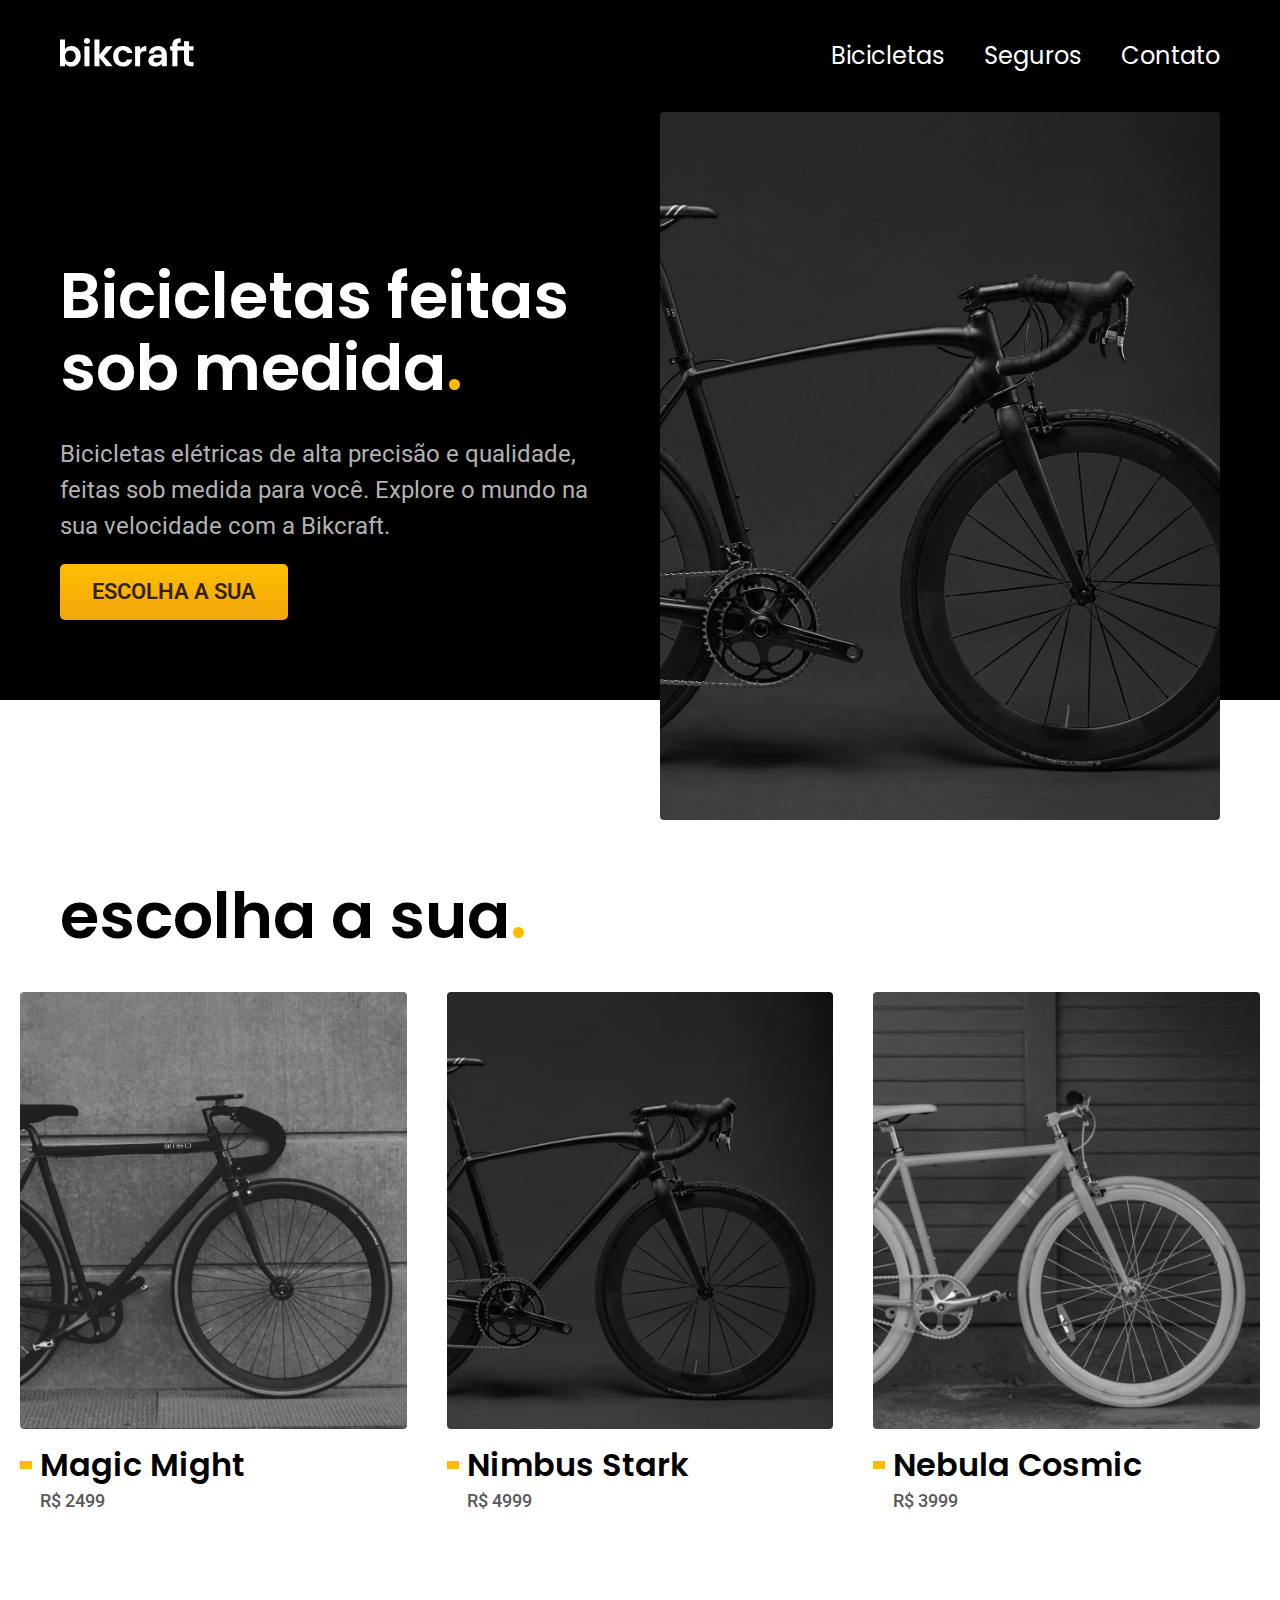
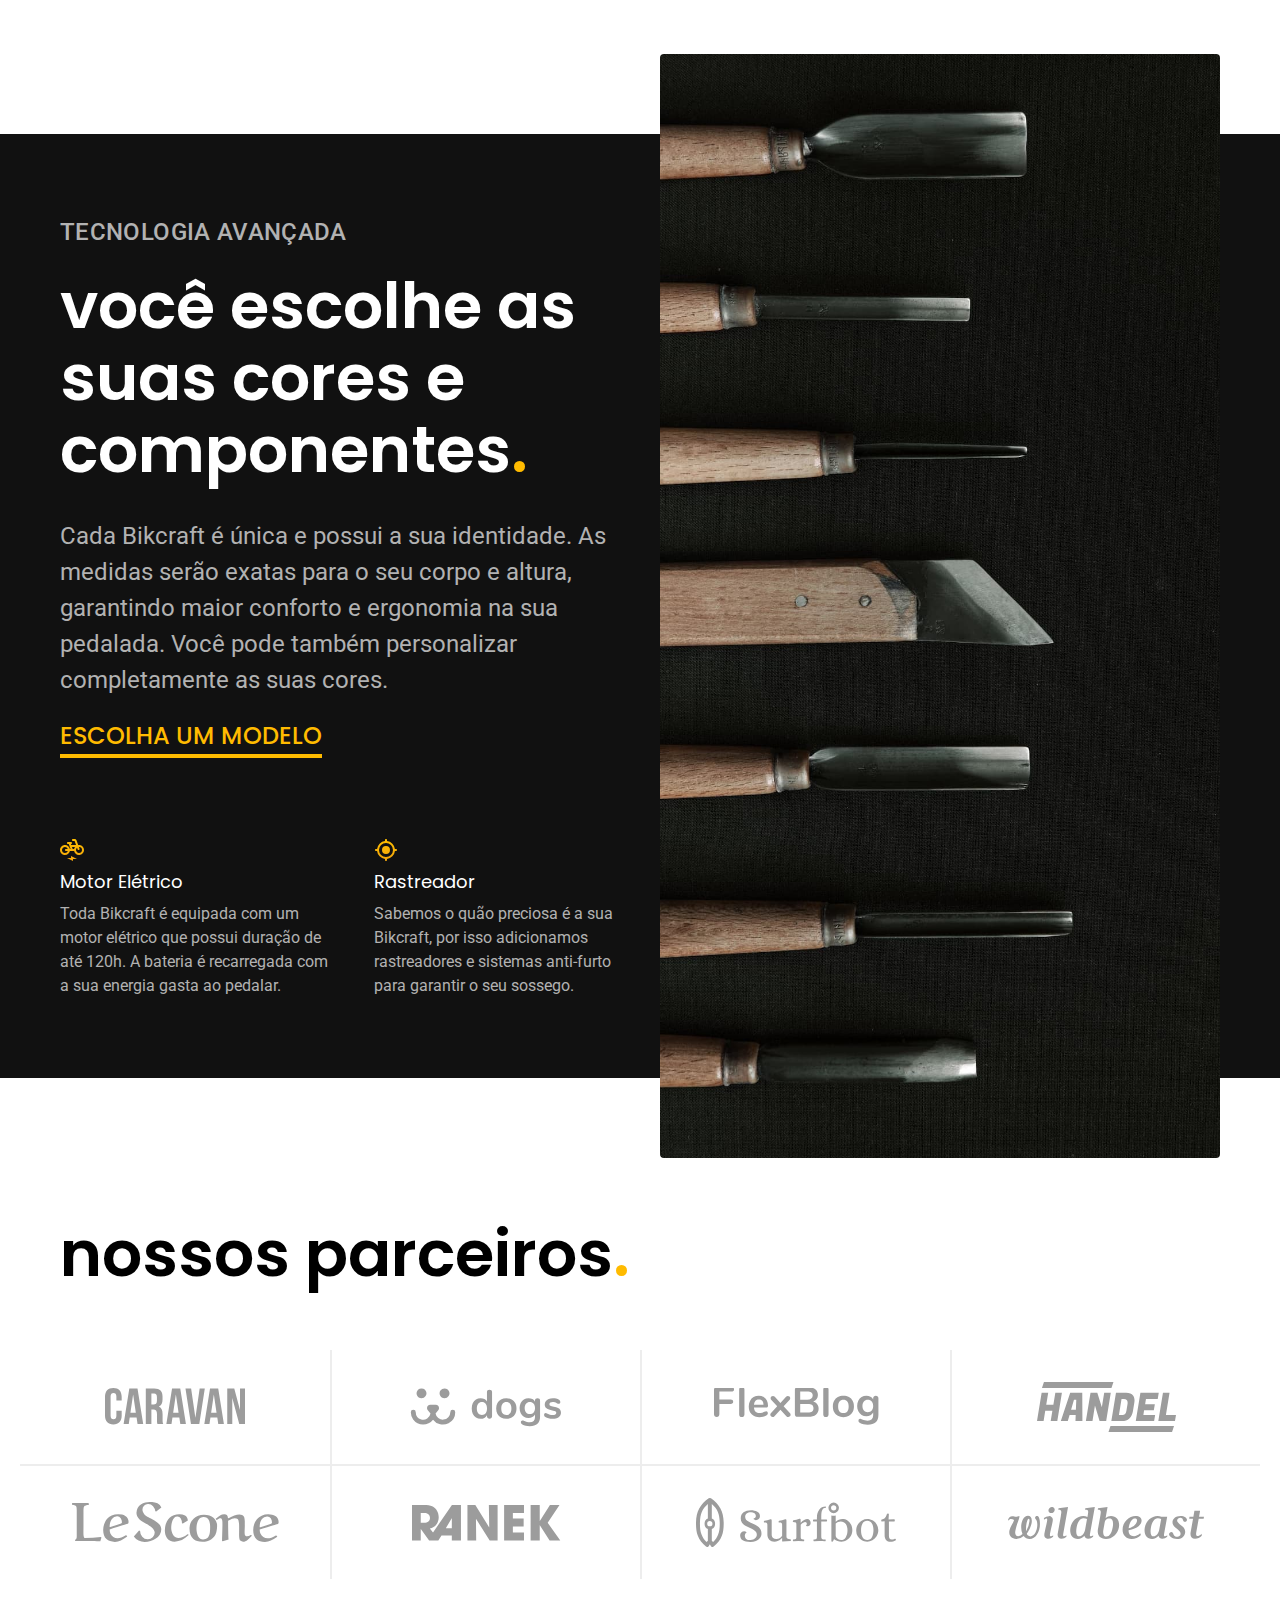
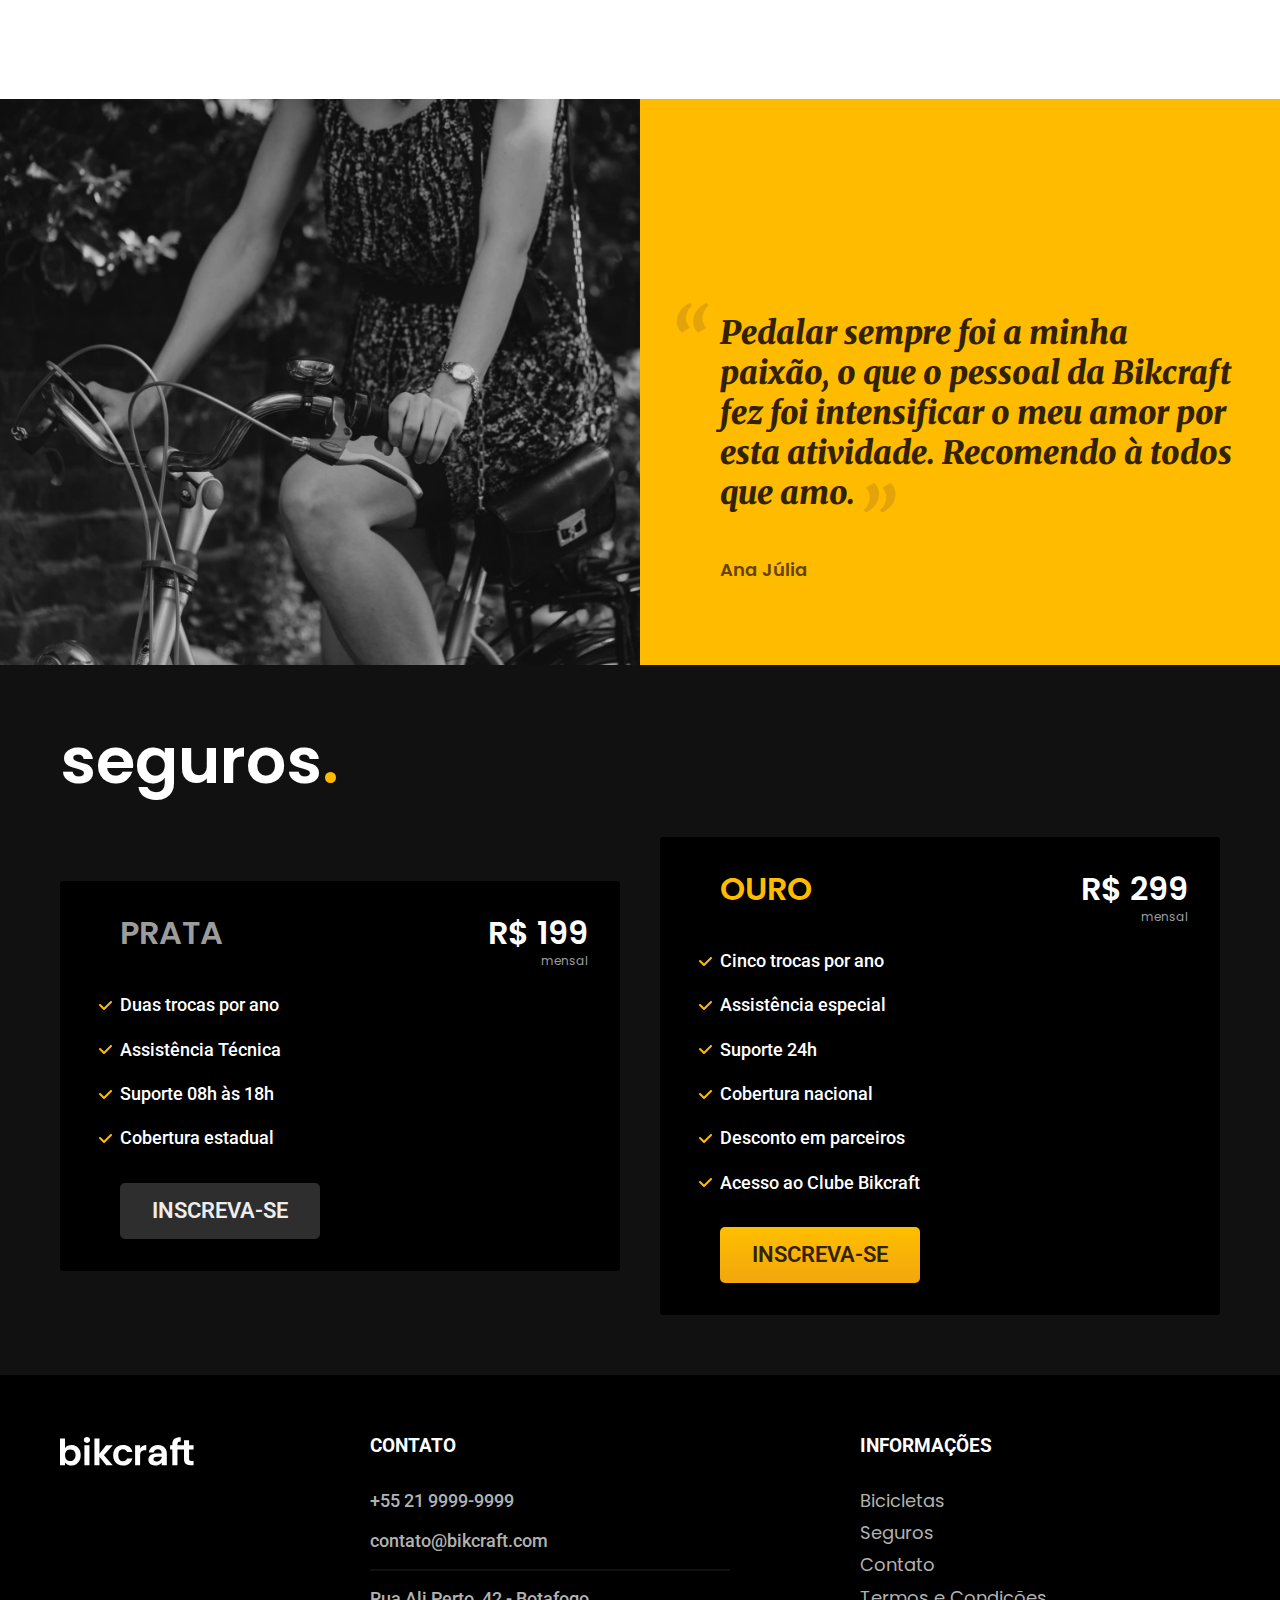
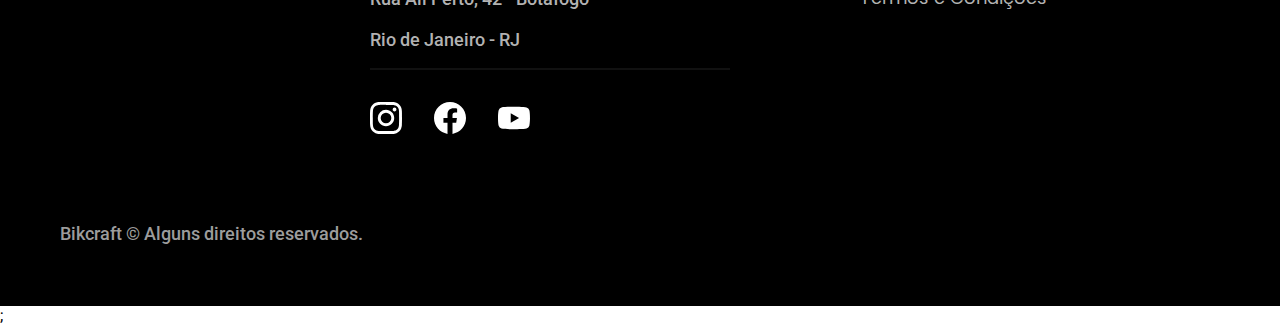
<file: index.html>
<!DOCTYPE html>
<html lang="en">
<head>
    <meta charset="UTF-8">
    <meta http-equiv="X-UA-Compatible" content="IE=edge">
    <meta name="viewport" content="width=device-width, initial-scale=1.0">
    <title>Bikcraft - Bicicletas elétricas</title>
    <meta name="description" content="Bicicletas elétricas de alta precisão e qualidade, feitas sob medida para você. Explore o mundo na sua velocidade com a Bikcraft.">
    <link rel="shortcut icon" href="./favicon.svg" type="image+xml" type="image/x-icon">
    <link rel="preload" href="./css/style.min.css" as="style">
    <link rel="stylesheet" href="./css/style.min.css">
    <link rel="preconnect" href="https://fonts.googleapis.com">
    <link rel="preconnect" href="https://fonts.gstatic.com" crossorigin>
    <link href="https://fonts.googleapis.com/css2?family=Merriweather:ital,wght@1,900&family=Poppins:wght@400;600&family=Roboto:wght@400;500&display=swap" rel="stylesheet">
<script>document.documentElement.classList.add('js');</script>
</head>

<body>
    <header class="header-bg">
        <div class="header container">
            <a href="./">
                <img src="./img/bikcraft.svg" width="136" height="32" alt="logo bikcraft">
            </a>

            <nav aria-label="primaria">
                <ul class="header-menu font-1-m cor-0">
                    <li><a href="./bicicletas.html">Bicicletas</a></li>
                    <li><a href="./seguros.html">Seguros</a></li>
                    <li><a href="./contato.html">Contato</a></li>
                </ul>
            </nav>
        </div>
    </header>

    <main class="introducao-bg">
        <div class="introducao container">
            <div class="introducao-conteudo">
                <h1 class="font-1-xxl cor-0 fadeInDown" data-anime="200">Bicicletas feitas sob medida<span class="cor-p1">.</span></h1>
                <p class="font-2-l cor-5 fadeInDown" data-anime="400">Bicicletas elétricas de alta precisão e qualidade, feitas sob medida para você. Explore o mundo na sua velocidade com a Bikcraft.</p>
                <a class="botao fadeInDown" data-anime="600" href="./bicicletas.html">Escolha a sua</a>
            </div>
            <picture data-anime="800" class="fadeInDown">
                <source media="(max-width: 800px)" srcset="./img/bicicletas/nimbus.jpg">
                <img src="./img/fotos/introducao.jpg" width="1280" height="1600" alt="bicicleta elétrica preta">
            </picture>
        </div>

    </main>

    <article class="bicicletas-lista">
        <h2 class="container font-1-xxl">escolha a sua<span class="cor-p1">.</span></h2>

        <ul>
            <li>
                <a href="./bicicletas/magic.html">
                    <img src="./img/bicicletas/magic-home.jpg" class="fadeInDown" data-anime="200" width="920" height="1040" alt="Bicicleta Preta">
                    <h3 class="font-1-xl">Magic Might</h3>
                    <span class="font-2-m cor-8">R$ 2499</span>
                </a>
            </li>

            <li>
                <a href="./bicicletas/nimbus.html">
                    <img src="./img/bicicletas/nimbus-home.jpg" class="fadeInDown" data-anime="200" width="920" height="1040" alt="Bicicleta Preta">
                    <h3 class="font-1-xl">Nimbus Stark</h3>
                    <span class="font-2-m cor-8">R$ 4999</span>
                </a>
            </li>

            <li>
                <a href="./bicicletas/nebula.html">
                    <img src="./img/bicicletas/nebula-home.jpg" class="fadeInDown" data-anime="200" width="920" height="1040" alt="Bicicleta Preta">
                    <h3 class="font-1-xl">Nebula Cosmic</h3>
                    <span class="font-2-m cor-8">R$ 3999</span>
                </a>
            </li>
        </ul>
    </article>

    <article class="tecnologia-bg">
        <div class="tecnologia container">
            <div class="tecnologia-conteudo">
                <span class="font-2-l-b cor-5">Tecnologia Avançada</span>
                <h2 class="font-1-xxl cor-0">você escolhe as suas cores e componentes<span class="cor-p1">.</span></h2>
                <p class="font-2-l cor-5">Cada Bikcraft é única e possui a sua identidade. As medidas serão exatas para o seu corpo e altura, garantindo maior conforto e ergonomia na sua pedalada. Você pode também personalizar completamente as suas cores.</p>
                <a class="link" href="./bicicletas.html">Escolha um modelo</a>
                
                <div class="tecnologia-vantagens">
                    <div>
                        <img src="./img/icones/eletrica.svg" width="32" height="32" alt="icone moto elétrica">
                        <h3 class="font-1-m cor-0">Motor Elétrico</h3>
                        <p class="font-2-s cor-5">Toda Bikcraft é equipada com um motor elétrico que possui duração de até 120h. A bateria é recarregada com a sua energia gasta ao pedalar.</p>
                    </div>

                    <div>
                        <img src="./img/icones/rastreador.svg" width="32" height="32" alt="icone moto elétrica">
                        <h3 class="font-1-m cor-0">Rastreador</h3>
                        <p class="font-2-s cor-5">Sabemos o quão preciosa é a sua Bikcraft, por isso adicionamos rastreadores e sistemas anti-furto para garantir o seu sossego.</p>
                    </div>
                </div>

            </div>
            <div class="tecnologia-imagem">
                <img src="./img/fotos/tecnologia.jpg" width="1200" height="1920" alt="ferramentas">
            </div>

        </div>
    </article>

    <section class="parceiros" aria-label="Nossos Parceiros">
        <h2 class="container font-1-xxl">nossos parceiros<span class="cor-p1">.</span></h2>

        <ul>
            <li><img src="./img/parceiros/caravan.svg" width="140" height="38" alt="Caravan"></li>
            <li><img src="./img/parceiros/dogs.svg" width="152" height="39" alt="Dogs"></li>
            <li><img src="./img/parceiros/flexblog.svg" width="165" height="38" alt="FlexBlog"></li>
            <li><img src="./img/parceiros/handel.svg" width="139" height="50" alt="Handel"></li>
            <li><img src="./img/parceiros/lescone.svg" width="208" height="41" alt="Lescone"></li>
            <li><img src="./img/parceiros/ranek.svg" width="149" height="36" alt="Ranek"></li>
            <li><img src="./img/parceiros/surfbot.svg" width="200" height="49" alt="Surfbot"></li>
            <li><img src="./img/parceiros/wildbeast.svg" width="196" height="34" alt="Wild Beast"></li>
        </ul>
    </section>

    <section class="depoimento" aria-label="depoimento">
        <div>
            <img src="./img/fotos/depoimento.jpg" width="1560" height="1360" alt="Pessoa pedalando em uma bicicleta">
        </div>
        <div class="depoimento-conteudo">
            <blockquote class="font-1-xl cor-p5">
                <p>Pedalar sempre foi a minha paixão, o que o pessoal da Bikcraft fez foi intensificar o meu amor por esta atividade. Recomendo à todos que amo.</p>
                <span class="font-1-m-b cor-p4">Ana Júlia</span>
            </blockquote>
        </div>
    </section>

    <article class="seguros-bg">
        <div class="seguros container">
            <h2 class="font-1-xxl cor-0">seguros<span class="cor-p1">.</span></h2>
            <div class="seguros-item">
                <h3 class="font-1-xl cor-6">PRATA</h3>
                <span class="font-1-xl cor-0">R$ 199 <span class="font-1-xs cor-6">mensal</span></span>

                <ul class="font-2-m cor-0">
                    <li>Duas trocas por ano</li>
                    <li>Assistência Técnica</li>
                    <li>Suporte 08h às 18h</li>
                    <li>Cobertura estadual</li>
                </ul>
                <a class="botao secundario" href="./orcamento.html?tipo=seguro&produto=prata">Inscreva-se</a>
            </div>

            <div class="seguros-item">
                <h3 class="font-1-xl cor-p1">OURO</h3>
                <span class="font-1-xl cor-0">R$ 299 <span class="font-1-xs cor-6">mensal</span></span>

                <ul class="font-2-m cor-0">
                    <li>Cinco trocas por ano</li>
                    <li>Assistência especial</li>
                    <li>Suporte 24h</li>
                    <li>Cobertura nacional</li>
                    <li>Desconto em parceiros</li>
                    <li>Acesso ao Clube Bikcraft</li>
                </ul>
                <a class="botao" href="./orcamento.html?tipo=seguro&produto=ouro">Inscreva-se</a>
            </div>
        </div>
    </article>

    <footer class="footer-bg">
        <div class="footer container">
            <img src="./img/bikcraft.svg" width="136" height="32" alt="logo bikcraft">
            <div class="footer-contato">
                <h3 class="font-2-1-b cor-0">CONTATO</h3>
                <ul class="font-2-m cor-5">
                    <li><a href="tel:+5521999999999">+55 21 9999-9999</li></a>
                    <li><a href="mailto:contato@bikcraft.com">contato@bikcraft.com</li></a>
                    <li>Rua Ali Perto, 42 - Botafogo</li>
                    <li>Rio de Janeiro - RJ</li>
                </ul>

                <div class="footer-redes">
                    <a href="https://www.instagram.com/" target="_blank">
                        <img src="./img/redes/instagram.svg" width="32" height="32" alt="Instagram">
                    </a>
                    <a href="https://www.facebook.com" target="_blank">
                        <img src="./img/redes/facebook.svg" width="32" height="32" alt="Facebook">
                    </a>
                    <a href="https://www.youtube.com/" target="_blank">
                        <img src="./img/redes/youtube.svg" width="32" height="32" alt="Youtube">
                    </a>
                </div>
            </div>

            <div class="footer-informacoes">
                <h3 class="font-2-1-b cor-0">INFORMAÇÕES</h3>
                <nav>
                    <ul class="font-1-m cor-5">
                        <li class="paginas-footer"><a href="./bicicletas.html">Bicicletas</a></li>
                        <li class="paginas-footer"><a href="./seguros.html">Seguros</a></li>
                        <li class="paginas-footer"><a href="./contato.html">Contato</a></li>
                        <li><a href="./termos.html">Termos e Condições</a></li>
                    </ul>
                </nav>
            </div>
            <p class="footer-copy font-2-m cor-6">Bikcraft © Alguns direitos reservados.</p>
        </div>
    </footer>

    <script src="./js/plugins/simple-anime.js"></script>;
    <script src="./js/script.js"></script>
</body>
</html>
</file>
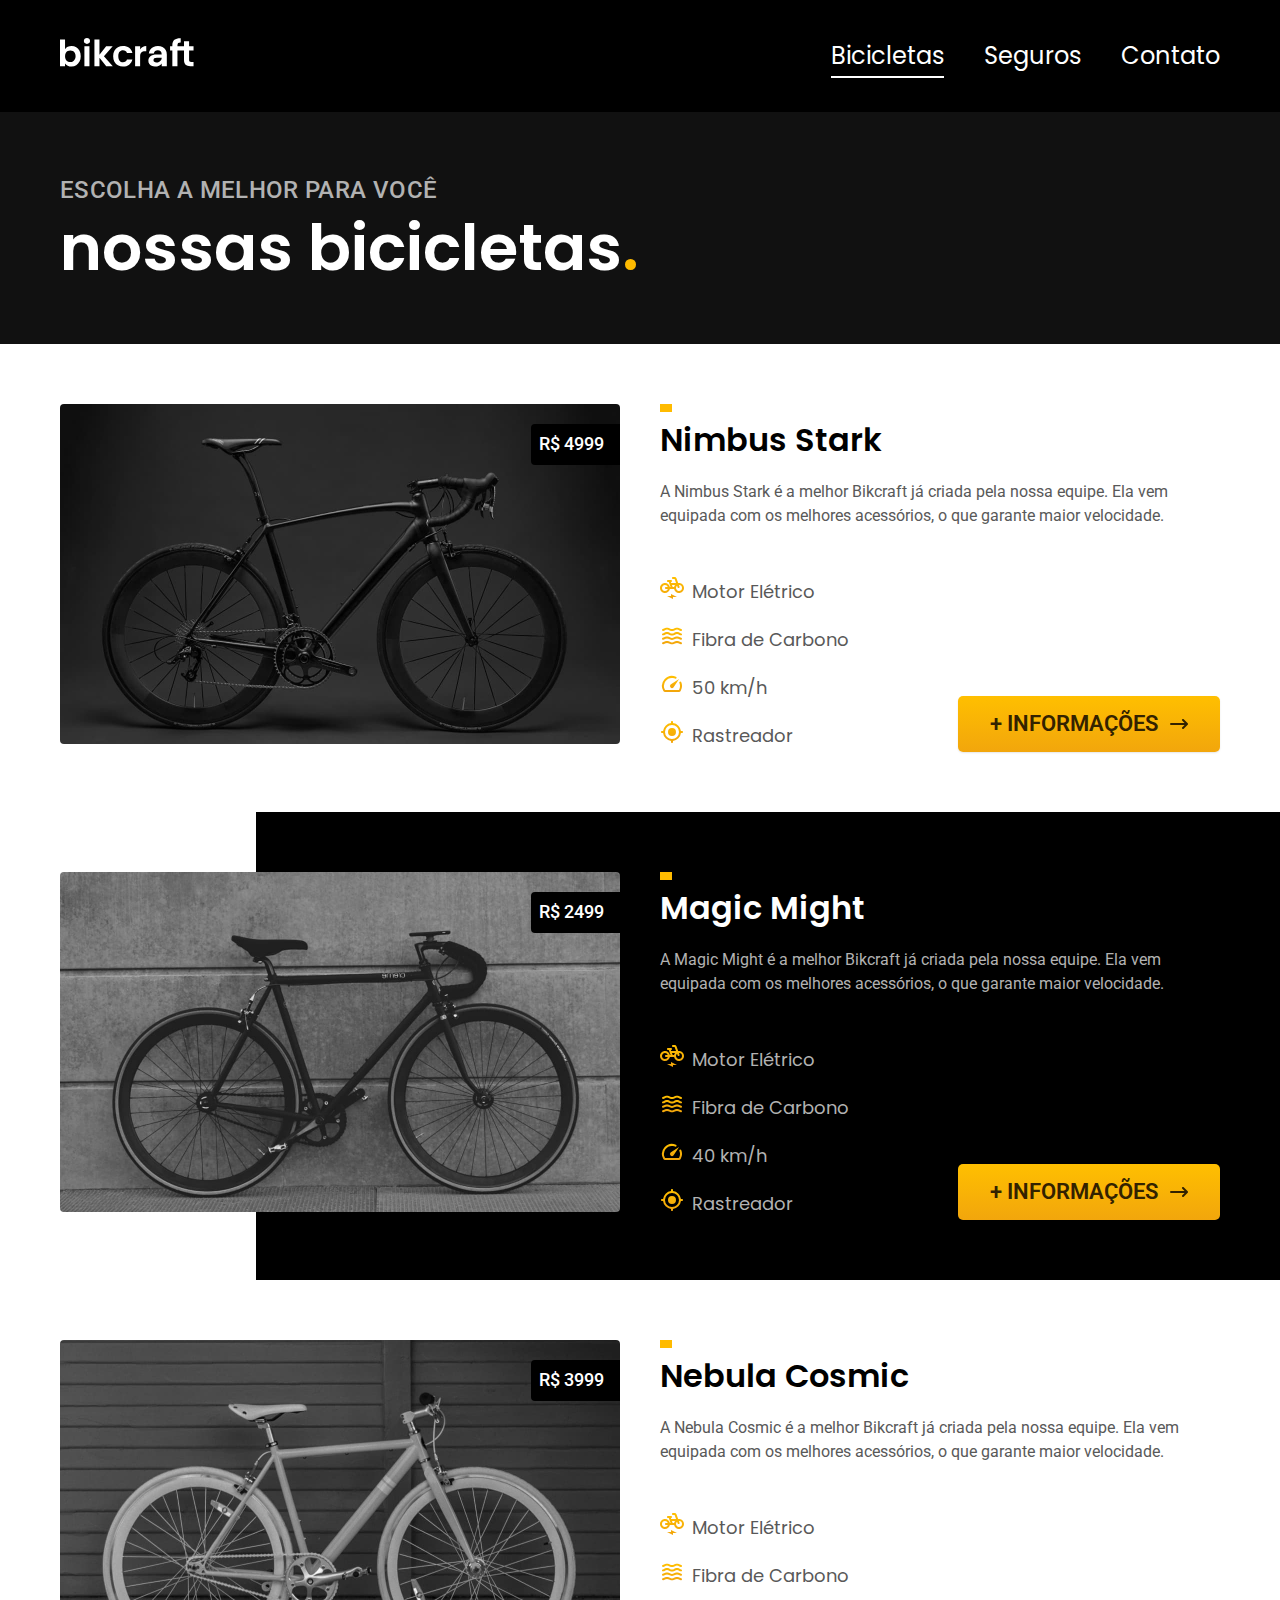
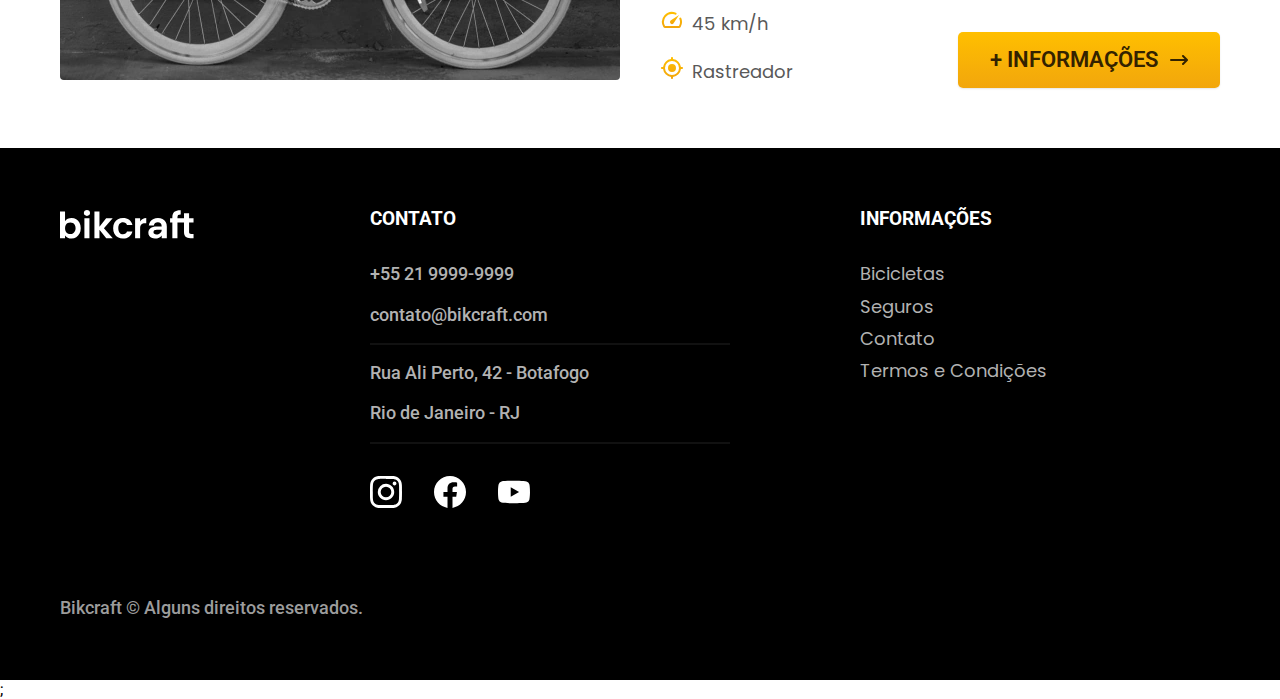
<file: bicicletas.html>
<!DOCTYPE html>
<html lang="en">
<head>
    <meta charset="UTF-8">
    <meta http-equiv="X-UA-Compatible" content="IE=edge">
    <meta name="viewport" content="width=device-width, initial-scale=1.0">
    <title>Bicicletas | Bikcraft</title>
    <meta name="description" content="Bicicletas">
    <link rel="shortcut icon" href="./favicon.svg" type="image+xml" type="image/x-icon">
    <link rel="preload" href="./css/style.min.css" as="style">
    <link rel="stylesheet" href="./css/style.min.css">
    <link rel="preconnect" href="https://fonts.googleapis.com">
    <link rel="preconnect" href="https://fonts.gstatic.com" crossorigin>
    <link href="https://fonts.googleapis.com/css2?family=Merriweather:ital,wght@1,900&family=Poppins:wght@400;600&family=Roboto:wght@400;500&display=swap" rel="stylesheet">
<script>document.documentElement.classList.add('js');</script>
</head>

<body id="bicicletas">
    <header class="header-bg">
        <div class="header container">
            <a href="./">
                <img src="./img/bikcraft.svg" alt="logo bikcraft">
            </a>

            <nav aria-label="primaria">
                <ul class="header-menu font-1-m cor-0">
                    <li><a href="./bicicletas.html">Bicicletas</a></li>
                    <li><a href="./seguros.html">Seguros</a></li>
                    <li><a href="./contato.html">Contato</a></li>
                </ul>
            </nav>
        </div>
    </header>

    <main>
        <div class="titulo-bg">
            <div class="titulo container">
                <p class="font-2-l-b cor-5">Escolha a melhor para você</p>
                <h1 class="font-1-xxl cor-0">nossas bicicletas<span class="cor-p1">.</span></h1>
            </div>
        </div>

        
        <div class="bicicletas container">
            <div class="bicicletas-imagem fadeInLeft" data-anime="200">
                <img src="./img/bicicletas/nimbus.jpg" alt="Bicicleta Preta">
                <span class="font-2-m cor-0">R$ 4999</span>
            </div>
            <div class="bicicletas-conteudo">
                <h2 class="font-1-xl">Nimbus Stark</h2>
                <p class="font-2-s cor-8">A Nimbus Stark é a melhor Bikcraft já criada pela nossa equipe. Ela vem equipada com os melhores acessórios, o que garante maior velocidade.</p>

                <ul class="font-1-m cor-8">
                    <li><img src="./img/icones/eletrica.svg" alt="icone eletrica">Motor Elétrico</li> 
                    <li><img src="./img/icones/carbono.svg" alt="icone eletrica">Fibra de Carbono</li> 
                    <li><img src="./img/icones/velocidade.svg" alt="icone eletrica">50 km/h</li> 
                    <li><img src="./img/icones/rastreador.svg" alt="icone eletrica">Rastreador</li> 
                </ul>

                <a class="botao seta fadeInRight" data-anime="200" href="./bicicletas/nimbus.html">+ informações</a>
            </div>
        </div>


        <div class="bicicletas-bg">
            <div class="bicicletas container">
                <div class="bicicletas-imagem fadeInLeft" data-anime="400">
                    <img src="./img/bicicletas/magic.jpg" alt="Bicicleta Preta">
                    <span class="font-2-m cor-0">R$ 2499</span>
                </div>
                <div class="bicicletas-conteudo">
                    <h2 class="font-1-xl cor-0">Magic Might</h2>
                    <p class="font-2-s cor-5">A Magic Might é a melhor Bikcraft já criada pela nossa equipe. Ela vem equipada com os melhores acessórios, o que garante maior velocidade.</p>

                    <ul class="font-1-m cor-5">
                       <li><img src="./img/icones/eletrica.svg" alt="icone eletrica">Motor Elétrico</li> 
                       <li><img src="./img/icones/carbono.svg" alt="icone eletrica">Fibra de Carbono</li> 
                       <li><img src="./img/icones/velocidade.svg" alt="icone eletrica">40 km/h</li> 
                       <li><img src="./img/icones/rastreador.svg" alt="icone eletrica">Rastreador</li> 
                    </ul>
                    <a class="botao seta fadeInRight" data-anime="400" href="./bicicletas/magic.html">+ informações</a>
                </div>
            </div>
        </div>


        <div class="bicicletas container">
            <div class="bicicletas-imagem fadeInLeft" data-anime="600">
                <img src="./img/bicicletas/nebula.jpg" alt="Bicicleta Preta">
                <span class="font-2-m cor-0">R$ 3999</span>
            </div>
            <div class="bicicletas-conteudo">
                <h2 class="font-1-xl">Nebula Cosmic</h2>
                <p class="font-2-s cor-8">A Nebula Cosmic é a melhor Bikcraft já criada pela nossa equipe. Ela vem equipada com os melhores acessórios, o que garante maior velocidade.</p>

                <ul class="font-1-m cor-8">
                    <li><img src="./img/icones/eletrica.svg" alt="icone eletrica">Motor Elétrico</li> 
                    <li><img src="./img/icones/carbono.svg" alt="icone eletrica">Fibra de Carbono</li> 
                    <li><img src="./img/icones/velocidade.svg" alt="icone eletrica">45 km/h</li> 
                    <li><img src="./img/icones/rastreador.svg" alt="icone eletrica">Rastreador</li> 
                </ul>
                <a class="botao seta fadeInRight" data-anime="600" href="./bicicletas/nebula.html">+ informações</a>
            </div>
        </div>
    </main>

    <footer class="footer-bg">
        <div class="footer container">
            <img src="./img/bikcraft.svg" alt="logo bikcraft">
            <div class="footer-contato">
                <h3 class="font-2-1-b cor-0">CONTATO</h3>
                <ul class="font-2-m cor-5">
                    <li><a href="tel:+5521999999999">+55 21 9999-9999</li></a>
                    <li><a href="mailto:contato@bikcraft.com">contato@bikcraft.com</li></a>
                    <li>Rua Ali Perto, 42 - Botafogo</li>
                    <li>Rio de Janeiro - RJ</li>
                </ul>

                <div class="footer-redes">
                    <a href="https://www.instagram.com/" target="_blank">
                        <img src="./img/redes/instagram.svg" alt="Instagram">
                    </a>
                    <a href="https://www.facebook.com" target="_blank">
                        <img src="./img/redes/facebook.svg" alt="Facebook">
                    </a>
                    <a href="https://www.youtube.com/" target="_blank">
                        <img src="./img/redes/youtube.svg" alt="Youtube">
                    </a>
                </div>
            </div>

            <div class="footer-informacoes">
                <h3 class="font-2-1-b cor-0">INFORMAÇÕES</h3>
                <nav>
                    <ul class="font-1-m cor-5">
                        <li class="paginas-footer"><a href="./bicicletas.html">Bicicletas</a></li>
                        <li class="paginas-footer"><a href="./seguros.html">Seguros</a></li>
                        <li class="paginas-footer"><a href="./contato.html">Contato</a></li>
                        <li><a href="./termos.html">Termos e Condições</a></li>
                    </ul>
                </nav>
            </div>
            <p class="footer-copy font-2-m cor-6">Bikcraft © Alguns direitos reservados.</p>
        </div>
    </footer>

    <script src="./js/plugins/simple-anime.js"></script>;
    <script src="./js/script.js"></script>
</body>
</html>
</file>
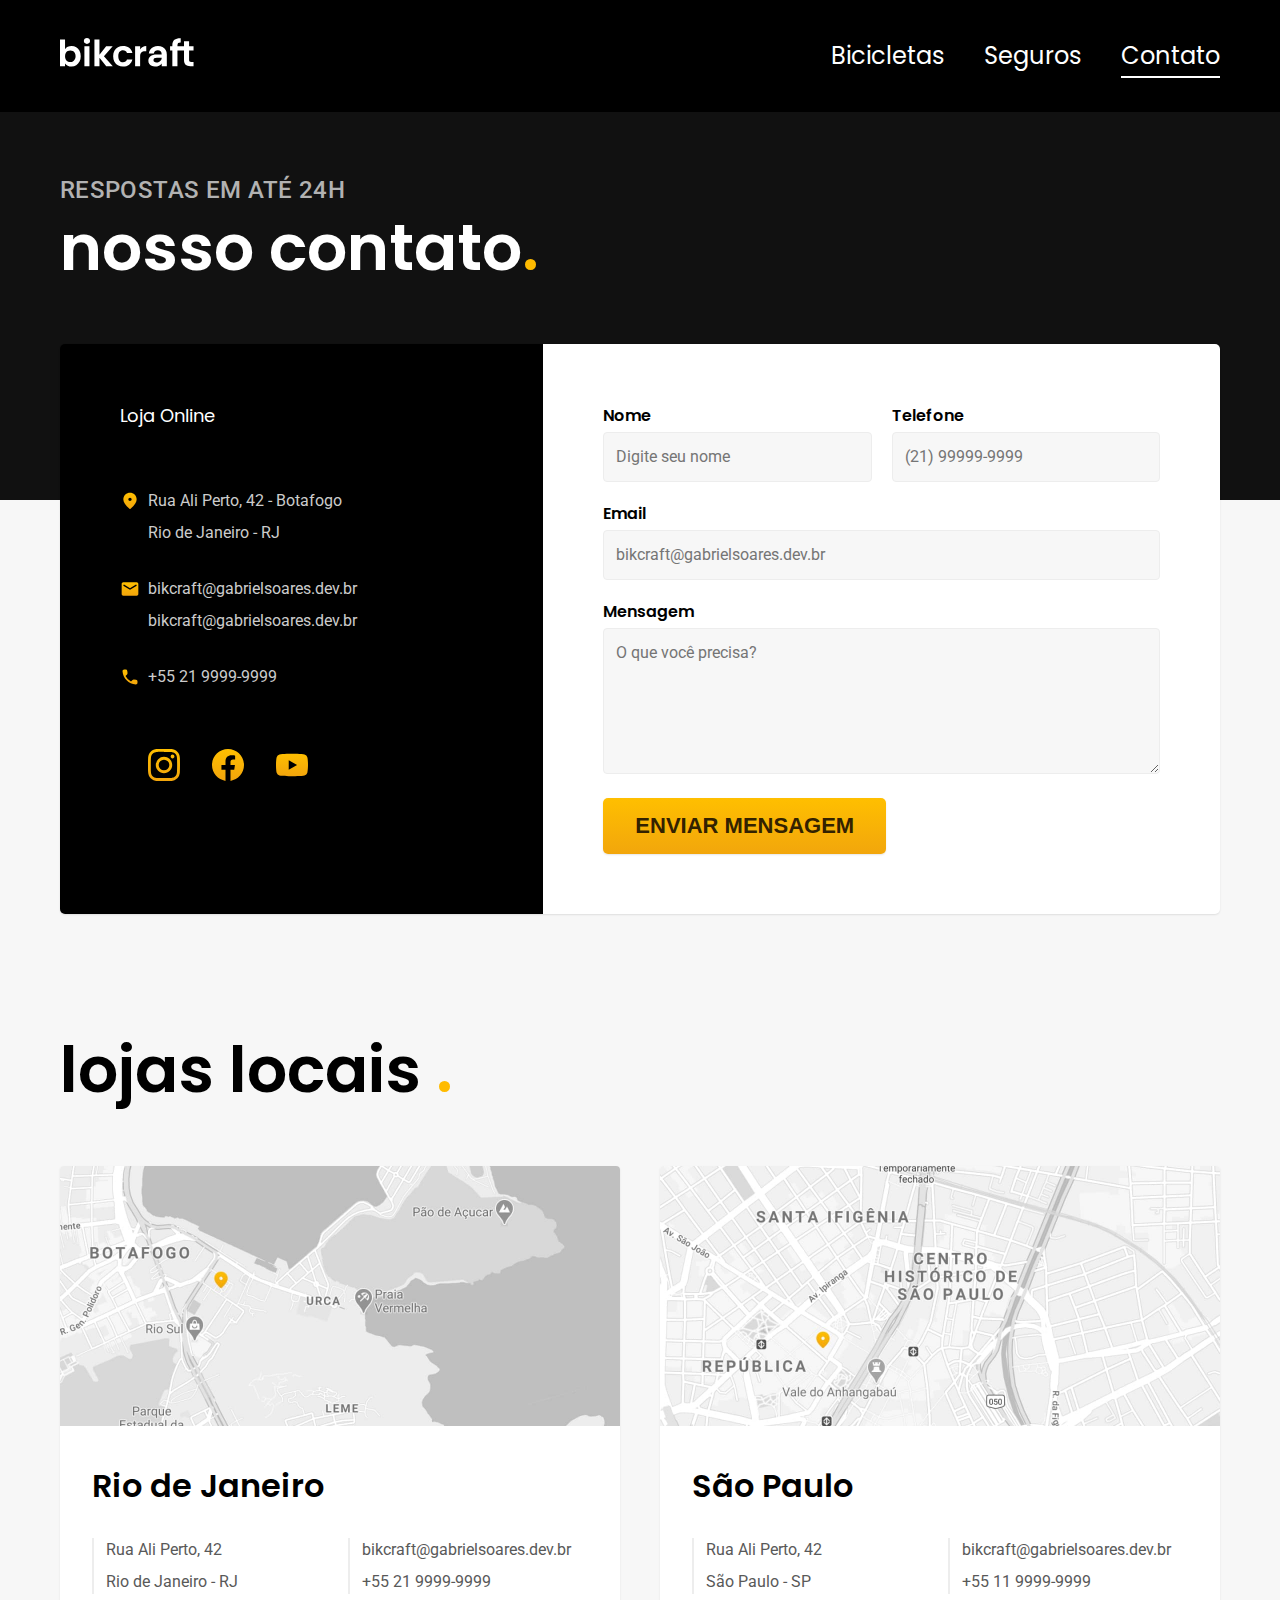
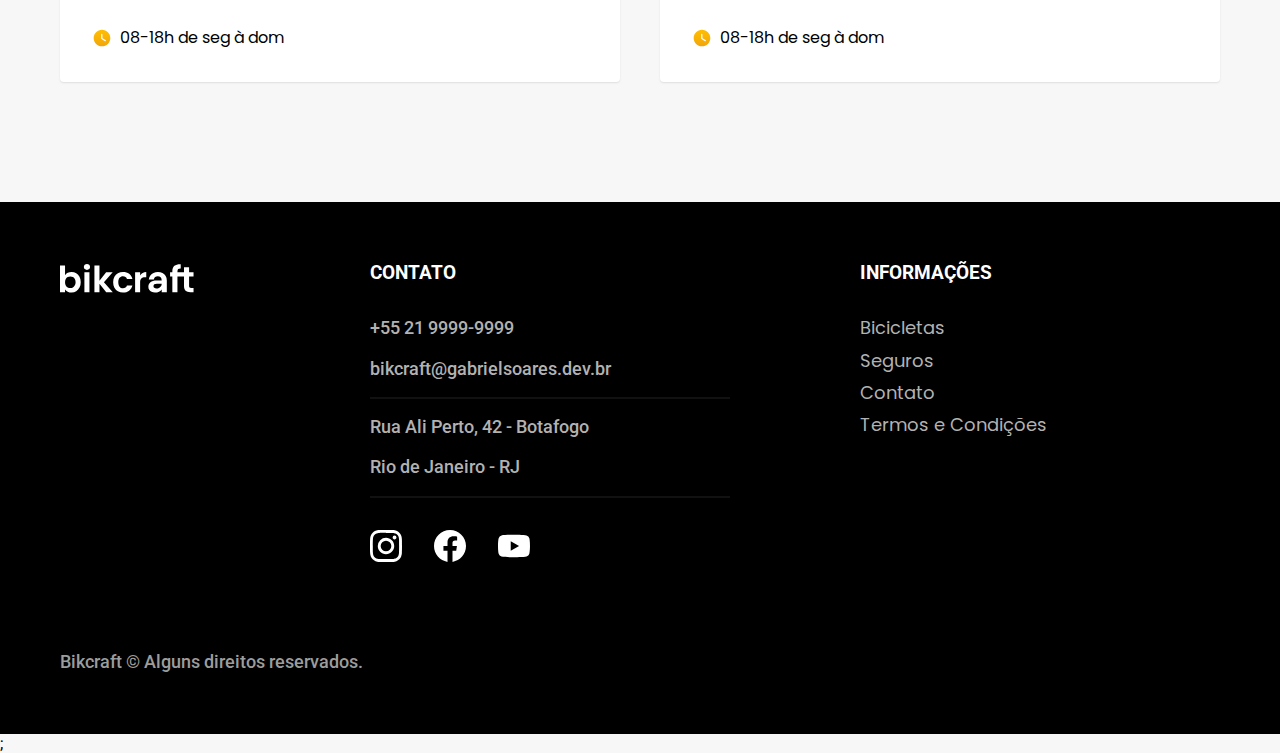
<file: contato.html>
<!DOCTYPE html>
<html lang="en">
<head>
    <meta charset="UTF-8">
    <meta http-equiv="X-UA-Compatible" content="IE=edge">
    <meta name="viewport" content="width=device-width, initial-scale=1.0">
    <title>Contato | Bikcraft</title>
    <meta name="description" content="Contato">
    <link rel="shortcut icon" href="./favicon.svg" type="image+xml" type="image/x-icon">
    <link rel="preload" href="./css/style.min.css" as="style">
    <link rel="stylesheet" href="./css/style.min.css">
    <link rel="preconnect" href="https://fonts.googleapis.com">
    <link rel="preconnect" href="https://fonts.gstatic.com" crossorigin>
    <link href="https://fonts.googleapis.com/css2?family=Merriweather:ital,wght@1,900&family=Poppins:wght@400;600&family=Roboto:wght@400;500&display=swap" rel="stylesheet">

<script>document.documentElement.classList.add('js');</script>
</head>

<body id="contato">
    <header class="header-bg">
        <div class="header container">
            <a href="./">
                <img src="./img/bikcraft.svg" alt="logo bikcraft">
            </a>

            <nav aria-label="primaria">
                <ul class="header-menu font-1-m cor-0">
                    <li><a href="./bicicletas.html">Bicicletas</a></li>
                    <li><a href="./seguros.html">Seguros</a></li>
                    <li><a href="./contato.html">Contato</a></li>
                </ul>
            </nav>
        </div>
    </header>

    <main>
        <div class="titulo-bg">
            <div class="titulo container">
                <p class="font-2-l-b cor-5">RESPOSTAS EM ATÉ 24H</p>
                <h1 class="font-1-xxl cor-0">nosso contato<span class="cor-p1">.</span></h1>
            </div>
        </div>

        <div class="contato container fadeInDown" data-anime="200">
            <section class="contato-dados" aria-label="Endereço">
                <h2 class="font-1-m cor-0">Loja Online</h2>
                <div class="contato-endereco font-2-s cor-4">
                    <p>Rua Ali Perto, 42 - Botafogo</p>
                    <p>Rio de Janeiro - RJ</p>
                </div>

                <address class="contato-meios font-2-s cor-4">
                    <a href="mailto:vendas@bikcraft.com">bikcraft@gabrielsoares.dev.br</a>
                    <a href="mailto:assistencia@bikcraft.com">bikcraft@gabrielsoares.dev.br</a>
                    <a href="tel:+5521999999999">+55 21 9999-9999</a>
                </address>

                <div class="contato-redes">
                    <a href="https://www.instagram.com/" target="_blank">
                        <img src="./img/redes/instagram-p.svg" alt="Instagram">
                    </a>
                    <a href="https://www.facebook.com" target="_blank">
                        <img src="./img/redes/facebook-p.svg" alt="Facebook">
                    </a>
                    <a href="https://www.youtube.com/" target="_blank">
                        <img src="./img/redes/youtube-p.svg" alt="Youtube">
                    </a>
                </div>
            </section>

            <section class="contato-formulario" aria-label="formulario">
                <form class="form" action="./enviar.php" method="post">
                    <div>
                        <label for="nome">Nome</label>
                        <input type="text" id="nome" name="nome" placeholder="Digite seu nome">
                    </div>

                    <div>
                        <label for="telefone">Telefone</label>
                        <input type="text" id="telefone" name="telefone" placeholder="(21) 99999-9999">
                    </div>

                    <div class="col-2">
                        <label for="email">Email</label>
                        <input type="email" id="email" name="email" placeholder="bikcraft@gabrielsoares.dev.br" required>
                    </div>

                    <div class="col-2">
                        <label for="mensagem">Mensagem</label>
                        <textarea rows="5" id="mensagem" name="mensagem" placeholder="O que você precisa?"></textarea>
                    </div>
                    <button class="botao col-2">Enviar Mensagem</button>
                </form>
            </section>
        </div>
    </main>

    <article class="lojas container fadeInDown" data-anime="400">
            <h2 class="font-1-xxl">lojas locais <span class="cor-p1">.</span></h2>
            <div class="lojas-item">
                <img src="./img/lojas/rj.jpg" alt="Mapa marcando o endereço em Rua Ali Perto, 42 - Rio de Janeiro - RJ">
                <div class="lojas-conteudo">
                    <h3 class="font-1-xl">Rio de Janeiro</h3>
                    <div class="lojas-dados font-2-s cor-8">
                        <p>Rua Ali Perto, 42</p>
                        <p>Rio de Janeiro - RJ</p>
                    </div>
                    <div class="lojas-dados font-2-s cor-8">
                        <a href="mailto:bikcraft@gabrielsoares.dev.br">bikcraft@gabrielsoares.dev.br</a>
                        <a href="tel:+5521999999999">+55 21 9999-9999</a>
                    </div>
                    <p class="lojas-tempo font-1-s"><img src="./img/icones/horario.svg" alt=""> 08-18h de seg à dom</p>
                </div>
            </div>

            <div class="lojas-item">
                <img src="./img/lojas/sp.jpg" alt="Mapa marcando o endereço em Rua Ali Perto, 42 - São Paulo - SP">

                <div class="lojas-conteudo">
                    <h3 class="font-1-xl">São Paulo</h3>

                    <div class="lojas-dados font-2-s cor-8">
                        <p>Rua Ali Perto, 42</p>
                        <p>São Paulo - SP</p>
                    </div>

                    <div class="lojas-dados font-2-s cor-8">
                        <a href="mailto:bikcraft@gabrielsoares.dev.br">bikcraft@gabrielsoares.dev.br</a>
                        <a href="tel:+5511999999999">+55 11 9999-9999</a>
                    </div>
                    <p class="lojas-tempo font-1-s"><img src="./img/icones/horario.svg" alt=""> 08-18h de seg à dom</p>
                </div>
            </div>
    </article>

    <footer class="footer-bg">
        <div class="footer container">
            <img src="./img/bikcraft.svg" alt="logo bikcraft">
            <div class="footer-contato">
                <h3 class="font-2-1-b cor-0">CONTATO</h3>
                <ul class="font-2-m cor-5">
                    <li><a href="tel:+5521999999999">+55 21 9999-9999</li></a>
                    <li><a href="mailto:bikcraft@gabrielsoares.dev.br">bikcraft@gabrielsoares.dev.br</li></a>
                    <li>Rua Ali Perto, 42 - Botafogo</li>
                    <li>Rio de Janeiro - RJ</li>
                </ul>

                <div class="footer-redes">
                    <a href="https://www.instagram.com/" target="_blank">
                        <img src="./img/redes/instagram.svg" alt="Instagram">
                    </a>
                    <a href="https://www.facebook.com" target="_blank">
                        <img src="./img/redes/facebook.svg" alt="Facebook">
                    </a>
                    <a href="https://www.youtube.com/" target="_blank">
                        <img src="./img/redes/youtube.svg" alt="Youtube">
                    </a>
                </div>
            </div>

            <div class="footer-informacoes">
                <h3 class="font-2-1-b cor-0">INFORMAÇÕES</h3>
                <nav>
                    <ul class="font-1-m cor-5">
                        <li class="paginas-footer"><a href="./bicicletas.html">Bicicletas</a></li>
                        <li class="paginas-footer"><a href="./seguros.html">Seguros</a></li>
                        <li class="paginas-footer"><a href="./contato.html">Contato</a></li>
                        <li><a href="./termos.html">Termos e Condições</a></li>
                    </ul>
                </nav>
            </div>
            <p class="footer-copy font-2-m cor-6">Bikcraft © Alguns direitos reservados.</p>
        </div>
    </footer>

<script src="./js/formulario.js"></script>
<script src="./js/plugins/simple-anime.js"></script>;
<script src="./js/script.js"></script>
</body>
</html>
</file>
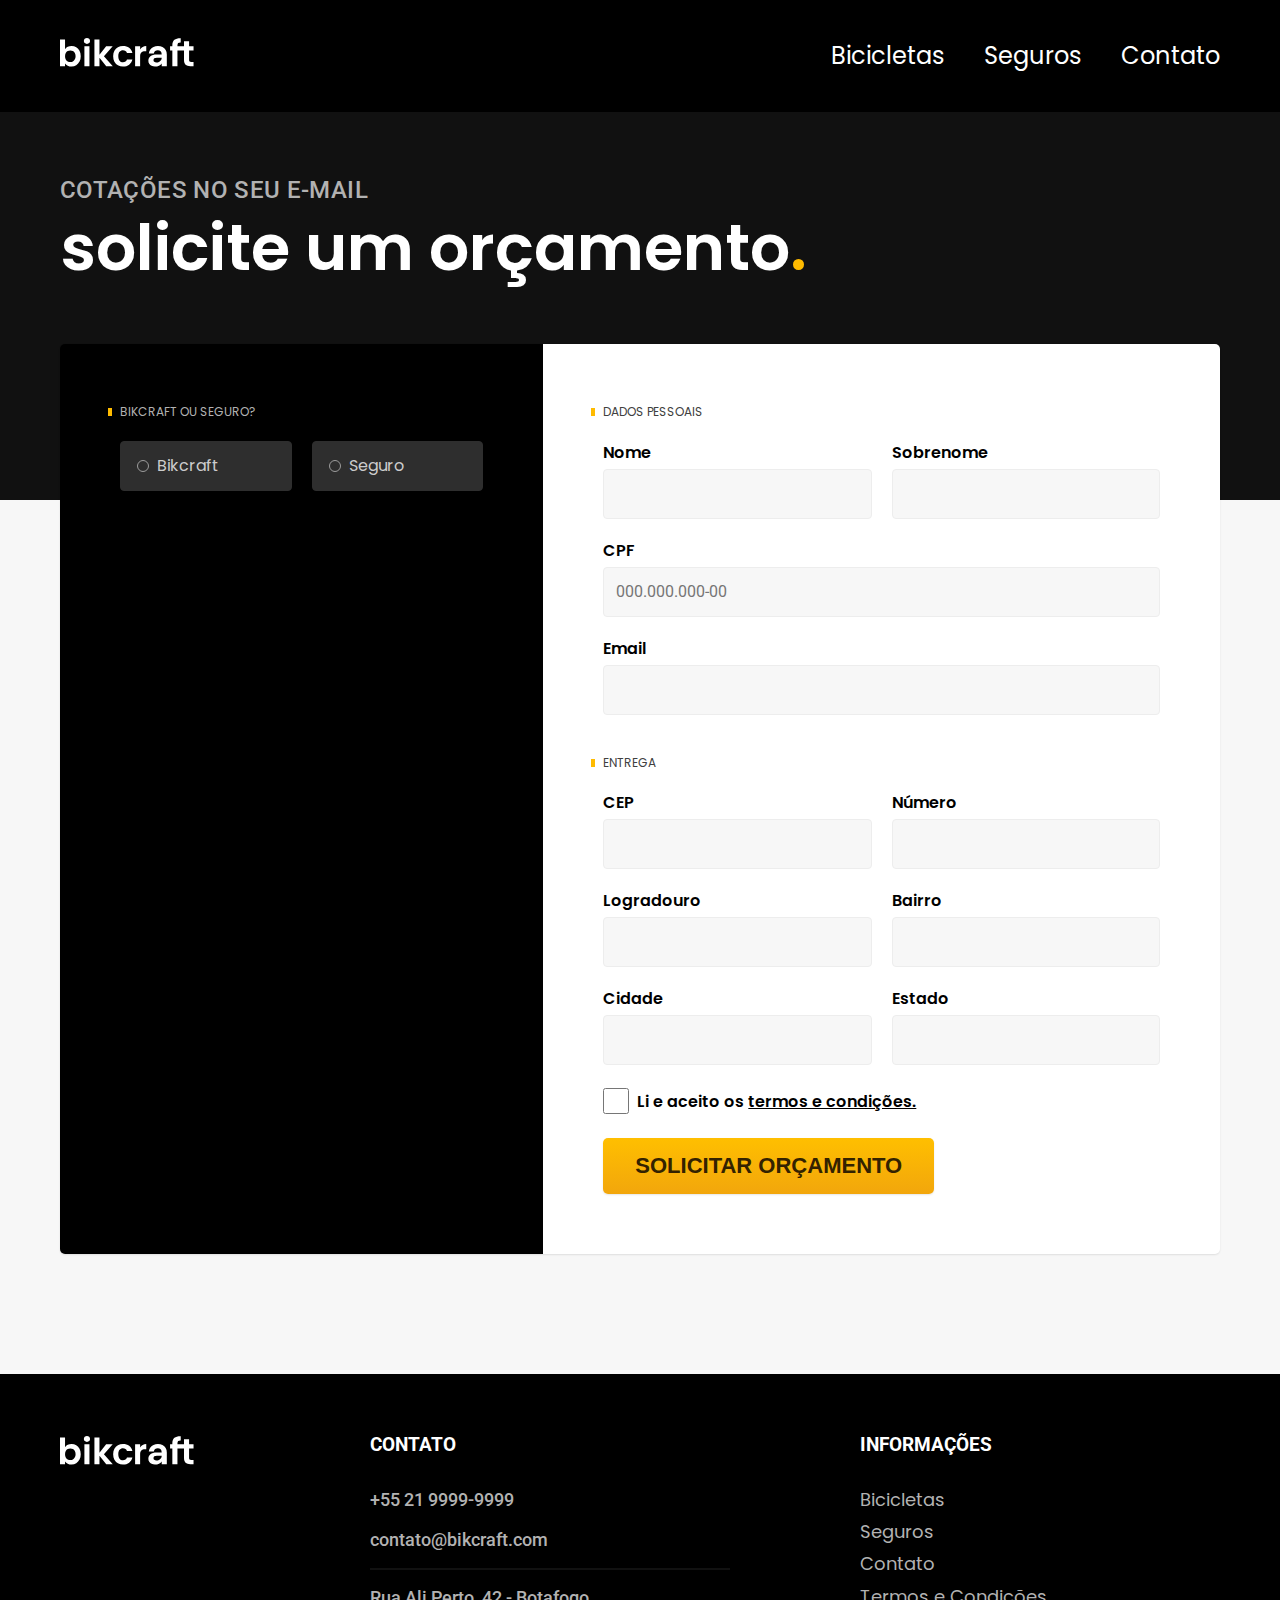
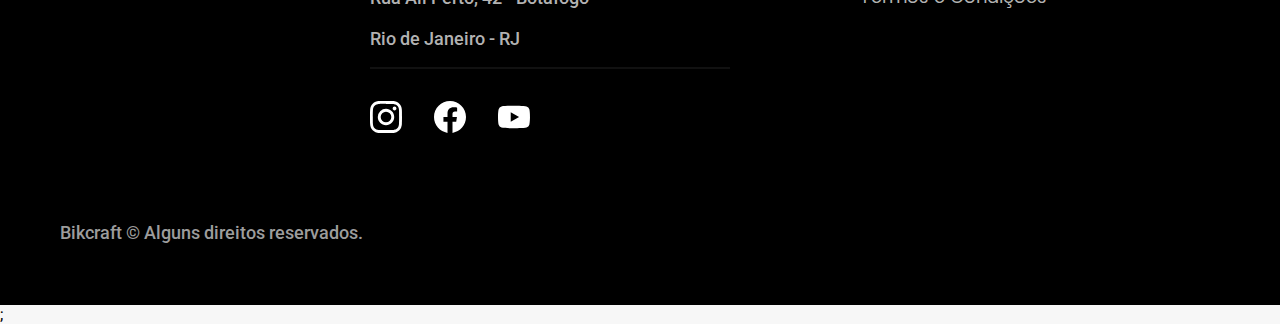
<file: orcamento.html>
<!DOCTYPE html>
<html lang="en">
<head>
    <meta charset="UTF-8">
    <meta http-equiv="X-UA-Compatible" content="IE=edge">
    <meta name="viewport" content="width=device-width, initial-scale=1.0">
    <title>Orçamento | Bikcraft</title>
    <meta name="description" content="Orçamento.">
    <link rel="shortcut icon" href="./favicon.svg" type="image+xml" type="image/x-icon">
    <link rel="preload" href="./css/style.min.css" as="style">
    <link rel="stylesheet" href="./css/style.min.css">
    <link rel="preconnect" href="https://fonts.googleapis.com">
    <link rel="preconnect" href="https://fonts.gstatic.com" crossorigin>
    <link href="https://fonts.googleapis.com/css2?family=Merriweather:ital,wght@1,900&family=Poppins:wght@400;600&family=Roboto:wght@400;500&display=swap" rel="stylesheet">
<script>document.documentElement.classList.add('js');</script>
</head>

<body id="orcamento">
    <header class="header-bg">
        <div class="header container">
            <a href="./">
                <img src="./img/bikcraft.svg" alt="logo bikcraft">
            </a>

            <nav aria-label="primaria">
                <ul class="header-menu font-1-m cor-0">
                    <li><a href="./bicicletas.html">Bicicletas</a></li>
                    <li><a href="./seguros.html">Seguros</a></li>
                    <li><a href="./contato.html">Contato</a></li>
                </ul>
            </nav>
        </div>
    </header>

    <main>
        <div class="titulo-bg">
            <div class="titulo container fadeInDown" data-anime="200">
                <p class="font-2-l-b cor-5">COTAÇÕES NO SEU E-MAIL</p>
                <h1 class="font-1-xxl cor-0">solicite um orçamento<span class="cor-p1">.</span></h1>
            </div>
        </div>
        <form class="orcamento container fadeInDown" data-anime="200" action="./enviar.php" method="post">
            <div class="orcamento-produto">
                <h2 class="font-1-xs cor-5">Bikcraft ou Seguro?</h2>

                <input type="radio" name="tipo" value="bikcraft" id="bikcraft">
                <label for="bikcraft">Bikcraft</label>

                <input type="radio" name="tipo" value="seguro" id="seguro">
                <label for="seguro">Seguro</label>

                <div class="orcamento-conteudo" id="orcamento-bikcraft">
                    <h2 class="font-1-xs cor-5">Escolha a sua</h2>

                    <input type="radio" name="produto" value="nimbus" id="nimbus">
                    <label for="nimbus">Nimbus Stark <span>R$ 4999</span></label>
                    <div class="orcamento-detalhes">
                        <ul class="font-1-xs cor-8">
                            <li><img src="./img/icones/eletrica.svg" alt="Motor Elétrico">Motor Elétrico</li>
                            <li><img src="./img/icones/carbono.svg" alt="Fibra de Carbono">Fibra de Carbono</li>
                            <li><img src="./img/icones/velocidade.svg" alt="50km/h">50 km/h</li>
                            <li><img src="./img/icones/rastreador.svg" alt="Rastreador">Rastreador</li>
                        </ul>
                        <img src="./img/bicicletas/nimbus.jpg" alt="Bicicleta Preta">
                    </div>

                    <input type="radio" name="produto" value="magic" id="magic">
                    <label for="magic">Magic Might <span>R$ 2499</span></label>
                    <div class="orcamento-detalhes">
                        <ul class="font-1-xs cor-8">
                            <li><img src="./img/icones/eletrica.svg" alt="Motor Elétrico">Motor Elétrico</li>
                            <li><img src="./img/icones/carbono.svg" alt="Fibra de Carbono">Fibra de Carbono</li>
                            <li><img src="./img/icones/velocidade.svg" alt="40km/h">40 km/h</li>
                            <li><img src="./img/icones/rastreador.svg" alt="Rastreador">Rastreador</li>
                        </ul>
                        <img src="./img/bicicletas/magic.jpg" alt="Bicicleta Preta">
                    </div>

                    <input type="radio" name="produto" value="nebula" id="nebula">
                    <label for="nebula">Nébula Cosmic <span>R$ 3999</span></label>

                    <div class="orcamento-detalhes">
                        <ul class="font-1-xs cor-8">
                            <li><img src="./img/icones/eletrica.svg" alt="Motor Elétrico">Motor Elétrico</li>
                            <li><img src="./img/icones/carbono.svg" alt="Fibra de Carbono">Fibra de Carbono</li>
                            <li><img src="./img/icones/velocidade.svg" alt="45km/h">45 km/h</li>
                            <li><img src="./img/icones/rastreador.svg" alt="Rastreador">Rastreador</li>
                        </ul>
                        <img src="./img/bicicletas/nebula.jpg" alt="Bicicleta Branca">
                    </div>
                </div>

                <div class="orcamento-conteudo" id="orcamento-seguro">
                    <h2 class="font-1-xs cor-5">Escolha o plano</h2>

                    <input type="radio" name="produto" value="prata" id="prata">
                    <label for="prata">Prata <span>R$ 199</span></label>

                    <input type="radio" name="produto" value="ouro" id="ouro">
                    <label for="ouro">Ouro <span>R$ 299</span></label>
                </div>
            </div>

            <div class="orcamento-dados form">
                <h2 class="font-1-xs cor-9 col-2">Dados Pessoais</h2>
                <div>
                    <label for="nome">Nome</label>
                    <input type="text" id="nome" name="nome">
                </div>
                <div>
                    <label for="sobrenome">Sobrenome</label>
                    <input type="text" id="sobrenome" name="sobrenome">
                </div>

                <div class="col-2">
                    <label for="cpf">CPF</label>
                    <input type="text" id="cpf" name="cpf" placeholder="000.000.000-00">
                </div>

                <div class="col-2">
                    <label for="email">Email</label>
                    <input type="email" id="email" name="email" required>
                </div>

                <h2 class="font-1-xs cor-9 col-2">Entrega</h2>

                <div>
                    <label for="cep">CEP</label>
                    <input type="text" id="cep" name="cep">
                </div>

                <div>
                    <label for="numero">Número</label>
                    <input type="text" id="numero" name="numero">
                </div>

                <div>
                    <label for="logradouro">Logradouro</label>
                    <input type="text" id="logradouro" name="logradouro">
                </div>

                <div>
                    <label for="bairro">Bairro</label>
                    <input type="text" id="bairro" name="bairro">
                </div>

                <div>
                    <label for="cidade">Cidade</label>
                    <input type="text" id="cidade" name="cidade">
                </div>

                <div>
                    <label for="estado">Estado</label>
                    <input type="text" id="estado" name="estado">
                </div>

                <div class="col-2 termos-e-condicoes">
                    <input type="checkbox" id="termos" name="termos">
                    <label class="termos-label" for="termos">Li e aceito os 
                        <a class="link-termos" href="./termos.html">termos e condições.</a>
                    </label>
                </div>
                <button class="botao col-2">Solicitar Orçamento</button>
            </div>
        </form>
    </main>

    <footer class="footer-bg">
        <div class="footer container">
            <img src="./img/bikcraft.svg" alt="logo bikcraft">
            <div class="footer-contato">
                <h3 class="font-2-1-b cor-0">CONTATO</h3>
                <ul class="font-2-m cor-5">
                    <li><a href="tel:+5521999999999">+55 21 9999-9999</li></a>
                    <li><a href="mailto:contato@bikcraft.com">contato@bikcraft.com</li></a>
                    <li>Rua Ali Perto, 42 - Botafogo</li>
                    <li>Rio de Janeiro - RJ</li>
                </ul>

                <div class="footer-redes">
                    <a href="https://www.instagram.com/" target="_blank">
                        <img src="./img/redes/instagram.svg" alt="Instagram">
                    </a>
                    <a href="https://www.facebook.com" target="_blank">
                        <img src="./img/redes/facebook.svg" alt="Facebook">
                    </a>
                    <a href="https://www.youtube.com/" target="_blank">
                        <img src="./img/redes/youtube.svg" alt="Youtube">
                    </a>
                </div>
            </div>

            <div class="footer-informacoes">
                <h3 class="font-2-1-b cor-0">INFORMAÇÕES</h3>
                <nav>
                    <ul class="font-1-m cor-5">
                        <li class="paginas-footer"><a href="./bicicletas.html">Bicicletas</a></li>
                        <li class="paginas-footer"><a href="./seguros.html">Seguros</a></li>
                        <li class="paginas-footer"><a href="./contato.html">Contato</a></li>
                        <li><a href="./termos.html">Termos e Condições</a></li>
                    </ul>
                </nav>
            </div>
            <p class="footer-copy font-2-m cor-6">Bikcraft © Alguns direitos reservados.</p>
        </div>
    </footer>

<script src="./js/formulario.js"></script>
<script src="./js/plugins/simple-anime.js"></script>;
<script src="./js/script.js"></script>
</body>
</html>
</file>
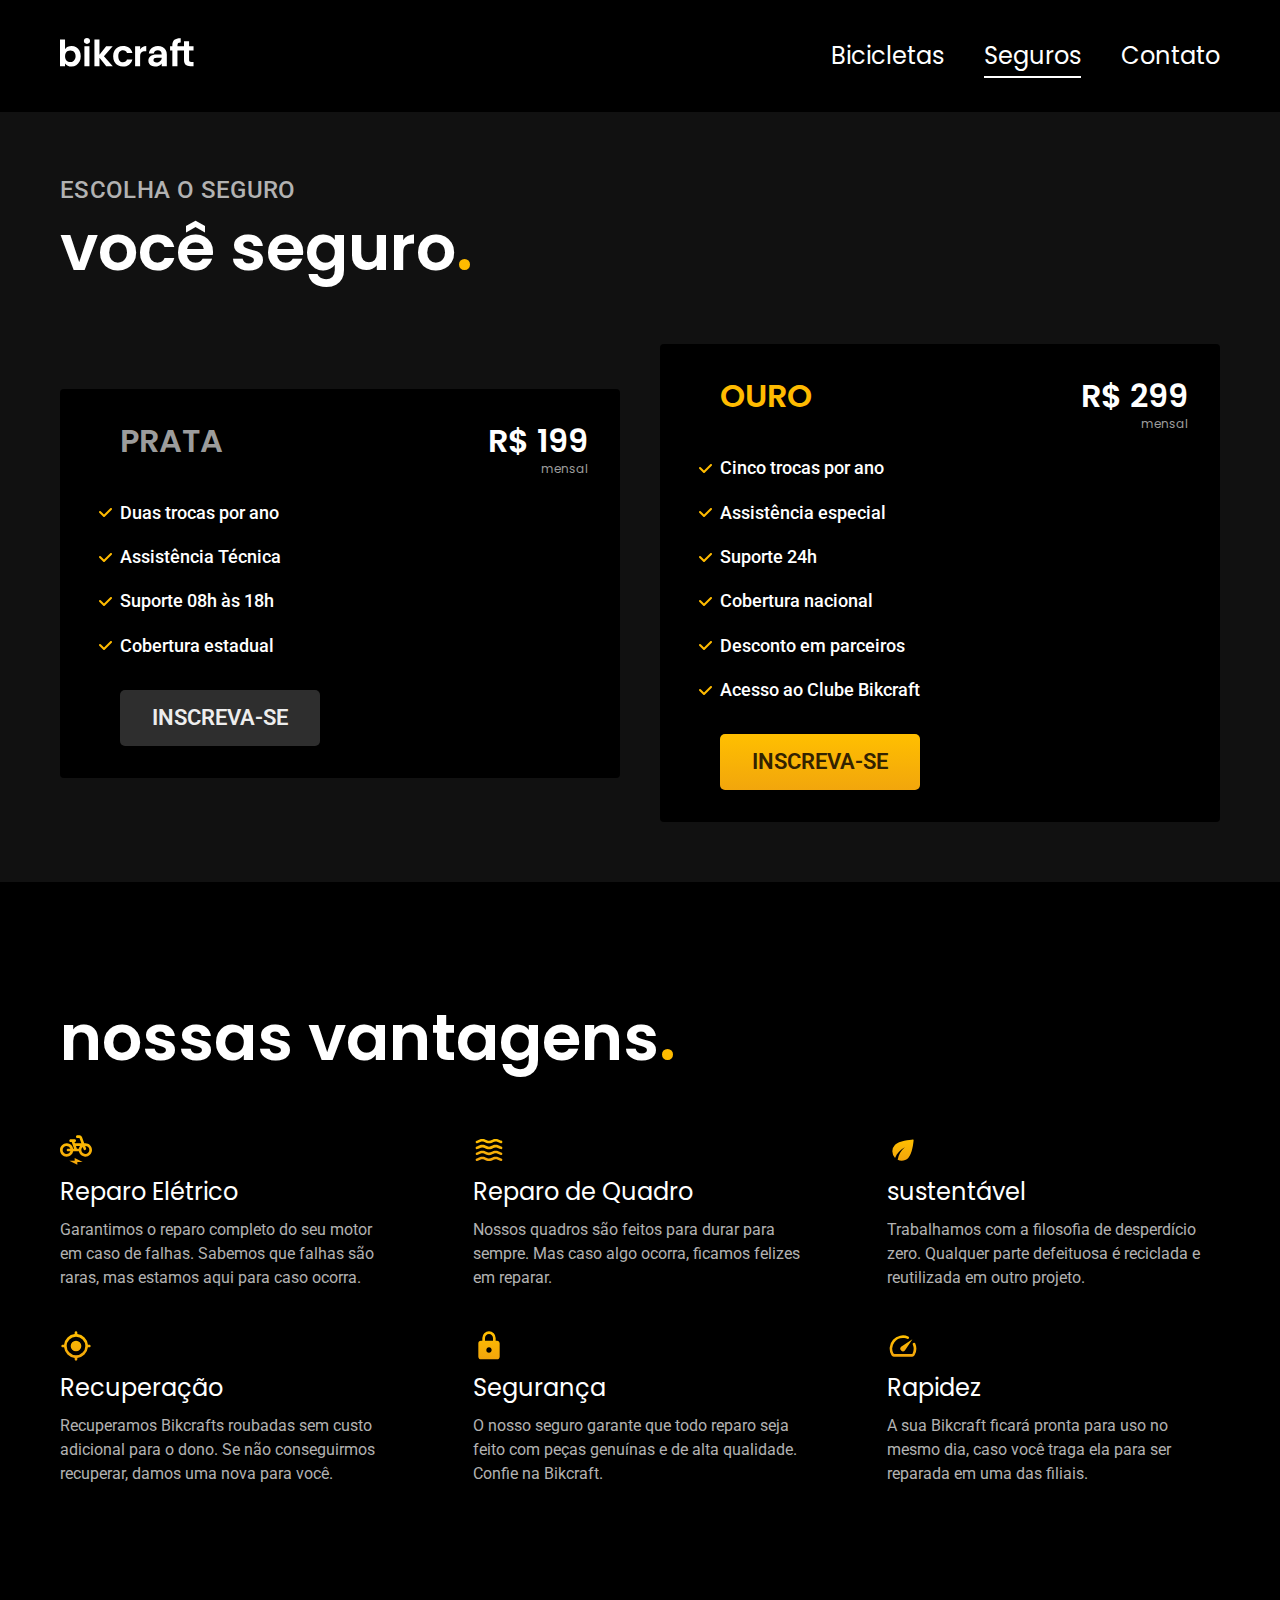
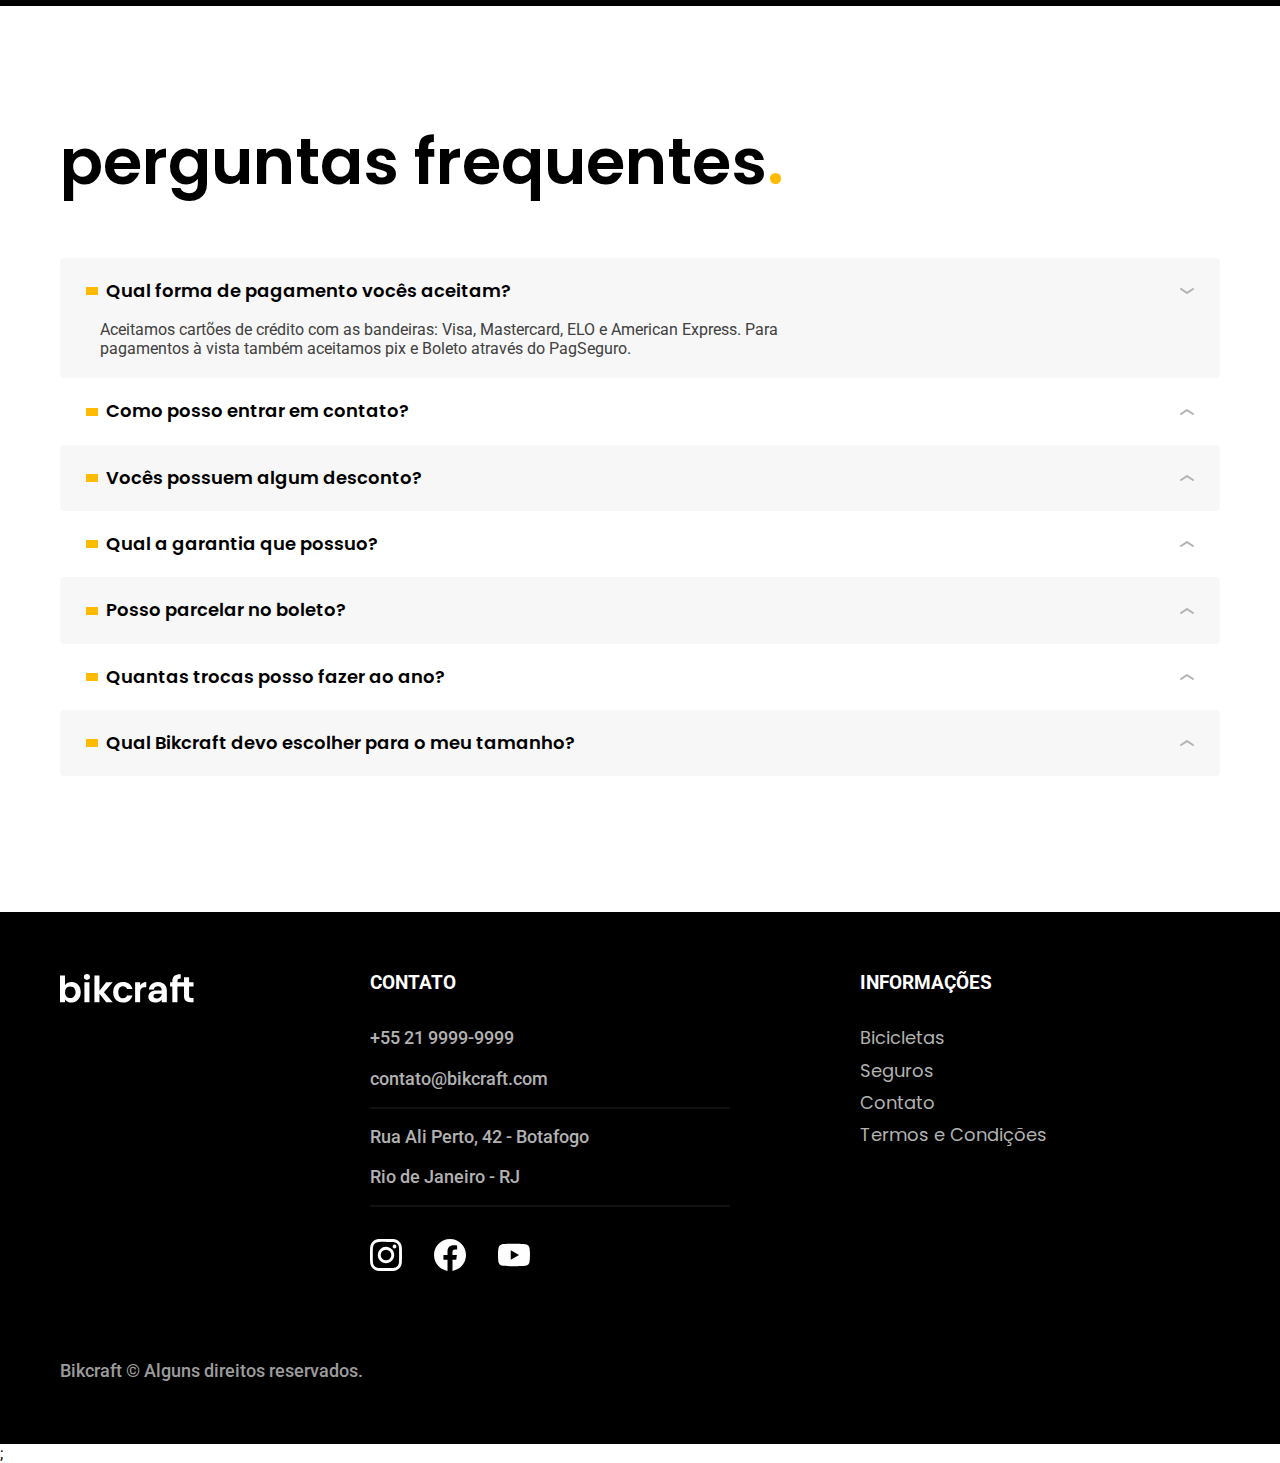
<file: seguros.html>
<!DOCTYPE html>
<html lang="en">
<head>
    <meta charset="UTF-8">
    <meta http-equiv="X-UA-Compatible" content="IE=edge">
    <meta name="viewport" content="width=device-width, initial-scale=1.0">
    <title>Seguros | Bikcraft</title>
    <meta name="description" content="Seguros">
    <link rel="shortcut icon" href="./favicon.svg" type="image+xml" type="image/x-icon">
    <link rel="preload" href="./css/style.min.css" as="style">
    <link rel="stylesheet" href="./css/style.min.css">
    <link rel="preconnect" href="https://fonts.googleapis.com">
    <link rel="preconnect" href="https://fonts.gstatic.com" crossorigin>
    <link href="https://fonts.googleapis.com/css2?family=Merriweather:ital,wght@1,900&family=Poppins:wght@400;600&family=Roboto:wght@400;500&display=swap" rel="stylesheet">

<script>document.documentElement.classList.add('js');</script>
</head>

<body id="seguros">
    <header class="header-bg">
        <div class="header container">
            <a href="./">
                <img src="./img/bikcraft.svg" alt="logo bikcraft">
            </a>

            <nav aria-label="primaria">
                <ul class="header-menu font-1-m cor-0">
                    <li><a href="./bicicletas.html">Bicicletas</a></li>
                    <li><a href="./seguros.html">Seguros</a></li>
                    <li><a href="./contato.html">Contato</a></li>
                </ul>
            </nav>
        </div>
    </header>

    <main class="seguros-bg">
        <div class="titulo-bg">
            <div class="titulo container">
                <p class="font-2-l-b cor-5">Escolha o seguro</p>
                <h1 class="font-1-xxl cor-0">você seguro<span class="cor-p1">.</span></h1>
            </div>
        </div>


        <div class="seguros container">
            <div class="seguros-item fadeInLeft" data-anime="200">
                <h3 class="font-1-xl cor-6">PRATA</h3>
                <span class="font-1-xl cor-0">R$ 199 <span class="font-1-xs cor-6">mensal</span></span>

                <ul class="font-2-m cor-0">
                    <li>Duas trocas por ano</li>
                    <li>Assistência Técnica</li>
                    <li>Suporte 08h às 18h</li>
                    <li>Cobertura estadual</li>
                </ul>
                <a class="botao secundario" href="./orcamento.html?tipo=seguro&produto=prata">Inscreva-se</a>
            </div>

            <div class="seguros-item fadeInRight" data-anime="400">
                <h3 class="font-1-xl cor-p1">OURO</h3>
                <span class="font-1-xl cor-0">R$ 299 <span class="font-1-xs cor-6">mensal</span></span>

                <ul class="font-2-m cor-0">
                    <li>Cinco trocas por ano</li>
                    <li>Assistência especial</li>
                    <li>Suporte 24h</li>
                    <li>Cobertura nacional</li>
                    <li>Desconto em parceiros</li>
                    <li>Acesso ao Clube Bikcraft</li>
                </ul>
                <a class="botao" href="./orcamento.html?tipo=seguro&produto=ouro">Inscreva-se</a>
            </div>
        </div>
    </main>

    <article class="vantagens-bg">
        <div class="vantagens container fadeInDown" data-anime="200">
            <h2 class="font-1-xxl cor-0">nossas vantagens<span class="cor-p1">.</span></h2>

            <ul>
                <li>
                    <img src="./img/icones/eletrica.svg" alt="icone elétrica">
                    <h3 class="font-1-l cor-0">Reparo Elétrico</h3>
                    <p class="font-2-s cor-5">Garantimos o reparo completo do seu motor em caso de falhas. Sabemos que falhas são raras, mas estamos aqui para caso ocorra.</p>
                </li>

                <li>
                    <img src="./img/icones/carbono.svg" alt="icone carbono">
                    <h3 class="font-1-l cor-0">Reparo de Quadro</h3>
                    <p class="font-2-s cor-5">Nossos quadros são feitos para durar para sempre. Mas caso algo ocorra, ficamos felizes em reparar.</p>
                </li>

                <li>
                    <img src="./img/icones/sustentavel.svg" alt="icone sustentavel">
                    <h3 class="font-1-l cor-0">sustentável</h3>
                    <p class="font-2-s cor-5">Trabalhamos com a filosofia de desperdício zero. Qualquer parte defeituosa é reciclada e reutilizada em outro projeto.</p>
                </li>

                <li>
                    <img src="./img/icones/rastreador.svg" alt="icone rastreador">
                    <h3 class="font-1-l cor-0">Recuperação</h3>
                    <p class="font-2-s cor-5">Recuperamos Bikcrafts roubadas sem custo adicional para o dono. Se não conseguirmos recuperar, damos uma nova para você.</p>
                </li>

                <li>
                    <img src="./img/icones/seguro.svg" alt="icone seguro">
                    <h3 class="font-1-l cor-0">Segurança</h3>
                    <p class="font-2-s cor-5">O nosso seguro garante que todo reparo seja feito com peças genuínas e de alta qualidade. Confie na Bikcraft.</p>
                </li>

                <li>
                    <img src="./img/icones/velocidade.svg" alt="icone velocidade">
                    <h3 class="font-1-l cor-0">Rapidez</h3>
                    <p class="font-2-s cor-5">A sua Bikcraft ficará pronta para uso no mesmo dia, caso você traga ela para ser reparada em uma das filiais.</p>
                </li>
            </ul>
        </div>
    </article>

    <article class="perguntas container">
        <h2 class="font-1-xxl">perguntas frequentes<span class="cor-p1">.</span></h2>

        <dl>
            <div>
                <dt><button class="font-1-m-b" aria-controls="pergunta1" aria-expanded="true">Qual forma de pagamento vocês aceitam?</button></dt>
                <dd id="pergunta1" class="font-2-2 cor-9 ativa">Aceitamos cartões de crédito com as bandeiras: Visa, Mastercard, ELO e American Express. Para pagamentos à vista também aceitamos pix e Boleto através do PagSeguro.</dd>
            </div>
            <div>
                <dt><button class="font-1-m-b" aria-controls="pergunta2" aria-expanded="false">Como posso entrar em contato?</button></dt>
                <dd id="pergunta2" class="font-2-2 cor-9">Aceitamos cartões de crédito com as bandeiras: Visa, Mastercard, ELO e American Express. Para pagamentos à vista também aceitamos pix e Boleto através do PagSeguro.</dd>
            </div>
            <div>
                <dt><button class="font-1-m-b" aria-controls="pergunta3" aria-expanded="false">Vocês possuem algum desconto?</button></dt>
                <dd id="pergunta3" class="font-2-2 cor-9">Aceitamos cartões de crédito com as bandeiras: Visa, Mastercard, ELO e American Express. Para pagamentos à vista também aceitamos pix e Boleto através do PagSeguro.</dd>
            </div>
            <div>
                <dt><button class="font-1-m-b" aria-controls="pergunta4" aria-expanded="false">Qual a garantia que possuo?</button></dt>
                <dd id="pergunta4" class="font-2-2 cor-9">Aceitamos cartões de crédito com as bandeiras: Visa, Mastercard, ELO e American Express. Para pagamentos à vista também aceitamos pix e Boleto através do PagSeguro.</dd>
            </div>
            <div>
                <dt><button class="font-1-m-b" aria-controls="pergunta5" aria-expanded="false">Posso parcelar no boleto?</button></dt>
                <dd id="pergunta5" class="font-2-2 cor-9">Aceitamos cartões de crédito com as bandeiras: Visa, Mastercard, ELO e American Express. Para pagamentos à vista também aceitamos pix e Boleto através do PagSeguro.</dd>
            </div>
            <div>
                <dt><button class="font-1-m-b" aria-controls="pergunta6" aria-expanded="false">Quantas trocas posso fazer ao ano?</button></dt>
                <dd id="pergunta6" class="font-2-2 cor-9">Aceitamos cartões de crédito com as bandeiras: Visa, Mastercard, ELO e American Express. Para pagamentos à vista também aceitamos pix e Boleto através do PagSeguro.</dd>
            </div>
            <div>
                <dt><button class="font-1-m-b" aria-controls="pergunta7" aria-expanded="false">Qual Bikcraft devo escolher para o meu tamanho?</button></dt>
                <dd id="pergunta7" class="font-2-2 cor-9">Aceitamos cartões de crédito com as bandeiras: Visa, Mastercard, ELO e American Express. Para pagamentos à vista também aceitamos pix e Boleto através do PagSeguro.</dd>
            </div>
        </dl>
    </article>

    <footer class="footer-bg">
        <div class="footer container">
            <img src="./img/bikcraft.svg" alt="logo bikcraft">
            <div class="footer-contato">
                <h3 class="font-2-1-b cor-0">CONTATO</h3>
                <ul class="font-2-m cor-5">
                    <li><a href="tel:+5521999999999">+55 21 9999-9999</li></a>
                    <li><a href="mailto:contato@bikcraft.com">contato@bikcraft.com</li></a>
                    <li>Rua Ali Perto, 42 - Botafogo</li>
                    <li>Rio de Janeiro - RJ</li>
                </ul>

                <div class="footer-redes">
                    <a href="https://www.instagram.com/" target="_blank">
                        <img src="./img/redes/instagram.svg" alt="Instagram">
                    </a>
                    <a href="https://www.facebook.com" target="_blank">
                        <img src="./img/redes/facebook.svg" alt="Facebook">
                    </a>
                    <a href="https://www.youtube.com/" target="_blank">
                        <img src="./img/redes/youtube.svg" alt="Youtube">
                    </a>
                </div>
            </div>

            <div class="footer-informacoes">
                <h3 class="font-2-1-b cor-0">INFORMAÇÕES</h3>
                <nav>
                    <ul class="font-1-m cor-5">
                        <li class="paginas-footer"><a href="./bicicletas.html">Bicicletas</a></li>
                        <li class="paginas-footer"><a href="./seguros.html">Seguros</a></li>
                        <li class="paginas-footer"><a href="./contato.html">Contato</a></li>
                        <li><a href="./termos.html">Termos e Condições</a></li>
                    </ul>
                </nav>
            </div>
            <p class="footer-copy font-2-m cor-6">Bikcraft © Alguns direitos reservados.</p>
        </div>
    </footer>
    <script src="./js/plugins/simple-anime.js"></script>;
    <script src="./js/script.js"></script>
</body>
</html>
</file>
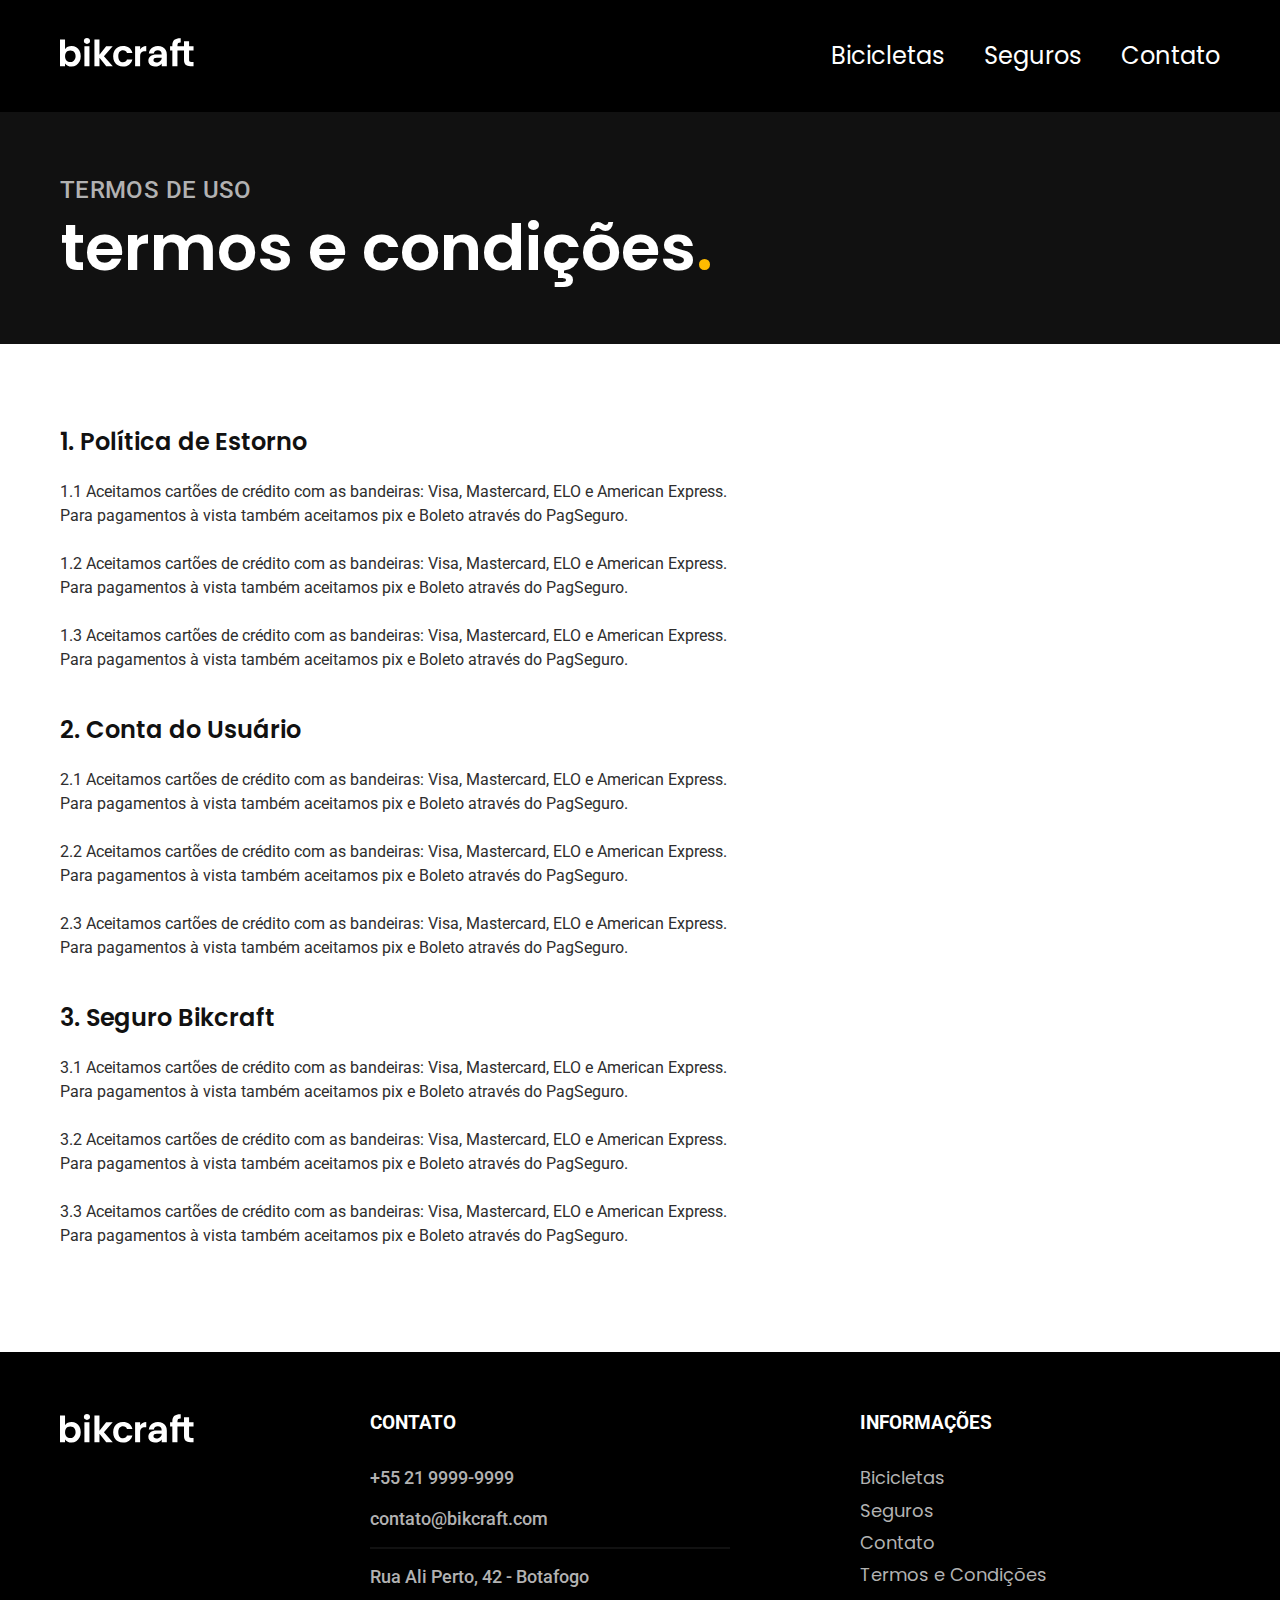
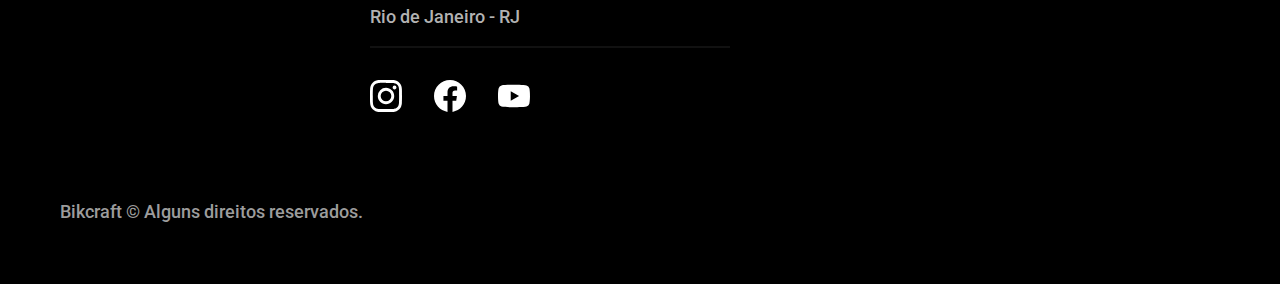
<file: termos.html>
<!DOCTYPE html>
<html lang="en">
<head>
    <meta charset="UTF-8">
    <meta http-equiv="X-UA-Compatible" content="IE=edge">
    <meta name="viewport" content="width=device-width, initial-scale=1.0">
    <title>Termos e Condições | Bikcraft</title>
    <meta name="description" content="Termos e condições.">
    <link rel="shortcut icon" href="./favicon.svg" type="image+xml" type="image/x-icon">
    <link rel="preload" href="./css/style.min.css" as="style">
    <link rel="stylesheet" href="./css/style.min.css">
    <link rel="preconnect" href="https://fonts.googleapis.com">
    <link rel="preconnect" href="https://fonts.gstatic.com" crossorigin>
    <link href="https://fonts.googleapis.com/css2?family=Merriweather:ital,wght@1,900&family=Poppins:wght@400;600&family=Roboto:wght@400;500&display=swap" rel="stylesheet">

<script>document.documentElement.classList.add('js');</script>
</head>

<body id="termos">
    <header class="header-bg">
        <div class="header container">
            <a href="./">
                <img src="./img/bikcraft.svg" alt="logo bikcraft">
            </a>

            <nav aria-label="primaria">
                <ul class="header-menu font-1-m cor-0">
                    <li><a href="./bicicletas.html">Bicicletas</a></li>
                    <li><a href="./seguros.html">Seguros</a></li>
                    <li><a href="./contato.html">Contato</a></li>
                </ul>
            </nav>
        </div>
    </header>

    <main>
        <div class="titulo-bg">
            <div class="titulo container">
                <p class="font-2-l-b cor-5">Termos de uso</p>
                <h1 class="font-1-xxl cor-0">termos e condições<span class="cor-p1">.</span></h1>
            </div>
        </div>

        <div class="termos font-2-s cor-10 container">
            <h2 class="font-1-l cor-11">1. Política de Estorno</h2>
            <p>1.1 Aceitamos cartões de crédito com as bandeiras: Visa, Mastercard, ELO e American Express. Para pagamentos à vista também aceitamos pix e Boleto através do PagSeguro.</p>
            <p>1.2 Aceitamos cartões de crédito com as bandeiras: Visa, Mastercard, ELO e American Express. Para pagamentos à vista também aceitamos pix e Boleto através do PagSeguro.</p>
            <p>1.3 Aceitamos cartões de crédito com as bandeiras: Visa, Mastercard, ELO e American Express. Para pagamentos à vista também aceitamos pix e Boleto através do PagSeguro.</p>

            <h2 class="font-1-l cor-11">2. Conta do Usuário</h2>
            <p>2.1 Aceitamos cartões de crédito com as bandeiras: Visa, Mastercard, ELO e American Express. Para pagamentos à vista também aceitamos pix e Boleto através do PagSeguro.</p>
            <p>2.2 Aceitamos cartões de crédito com as bandeiras: Visa, Mastercard, ELO e American Express. Para pagamentos à vista também aceitamos pix e Boleto através do PagSeguro.</p>
            <p>2.3 Aceitamos cartões de crédito com as bandeiras: Visa, Mastercard, ELO e American Express. Para pagamentos à vista também aceitamos pix e Boleto através do PagSeguro.</p>

            <h2 class="font-1-l cor-11">3. Seguro Bikcraft</h2>
            <p>3.1 Aceitamos cartões de crédito com as bandeiras: Visa, Mastercard, ELO e American Express. Para pagamentos à vista também aceitamos pix e Boleto através do PagSeguro.</p>
            <p>3.2 Aceitamos cartões de crédito com as bandeiras: Visa, Mastercard, ELO e American Express. Para pagamentos à vista também aceitamos pix e Boleto através do PagSeguro.</p>
            <p>3.3 Aceitamos cartões de crédito com as bandeiras: Visa, Mastercard, ELO e American Express. Para pagamentos à vista também aceitamos pix e Boleto através do PagSeguro.</p>
        </div>
    </main>

    <footer class="footer-bg">
        <div class="footer container">
            <img src="./img/bikcraft.svg" alt="logo bikcraft">
            <div class="footer-contato">
                <h3 class="font-2-1-b cor-0">CONTATO</h3>
                <ul class="font-2-m cor-5">
                    <li><a href="tel:+5521999999999">+55 21 9999-9999</li></a>
                    <li><a href="mailto:contato@bikcraft.com">contato@bikcraft.com</li></a>
                    <li>Rua Ali Perto, 42 - Botafogo</li>
                    <li>Rio de Janeiro - RJ</li>
                </ul>

                <div class="footer-redes">
                    <a href="https://www.instagram.com/" target="_blank">
                        <img src="./img/redes/instagram.svg" alt="Instagram">
                    </a>
                    <a href="https://www.facebook.com" target="_blank">
                        <img src="./img/redes/facebook.svg" alt="Facebook">
                    </a>
                    <a href="https://www.youtube.com/" target="_blank">
                        <img src="./img/redes/youtube.svg" alt="Youtube">
                    </a>
                </div>
            </div>

            <div class="footer-informacoes">
                <h3 class="font-2-1-b cor-0">INFORMAÇÕES</h3>
                <nav>
                    <ul class="font-1-m cor-5">
                        <li class="paginas-footer"><a href="./bicicletas.html">Bicicletas</a></li>
                        <li class="paginas-footer"><a href="./seguros.html">Seguros</a></li>
                        <li class="paginas-footer"><a href="./contato.html">Contato</a></li>
                        <li><a href="./termos.html">Termos e Condições</a></li>
                    </ul>
                </nav>
            </div>
            <p class="footer-copy font-2-m cor-6">Bikcraft © Alguns direitos reservados.</p>
        </div>
    </footer>
    
<script src="./js/script.js"></script>
</body>
</html>
</file>
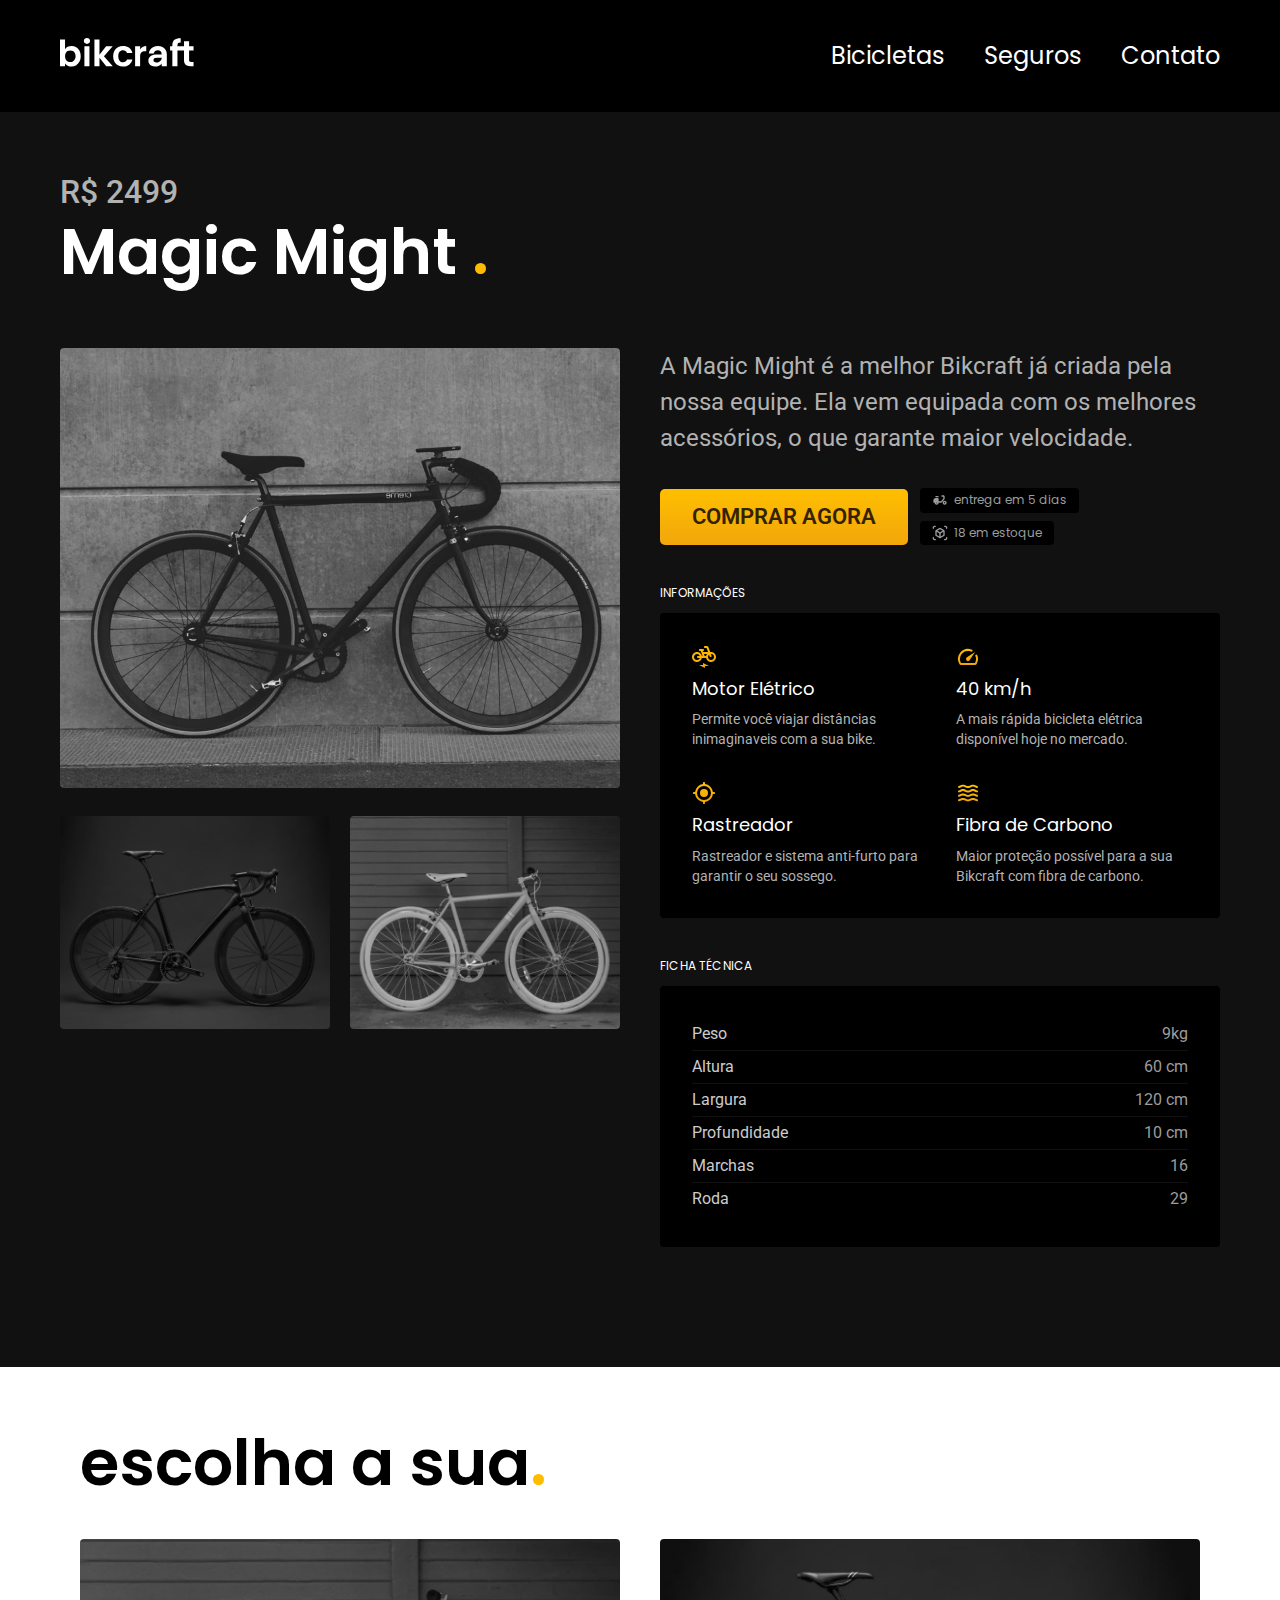
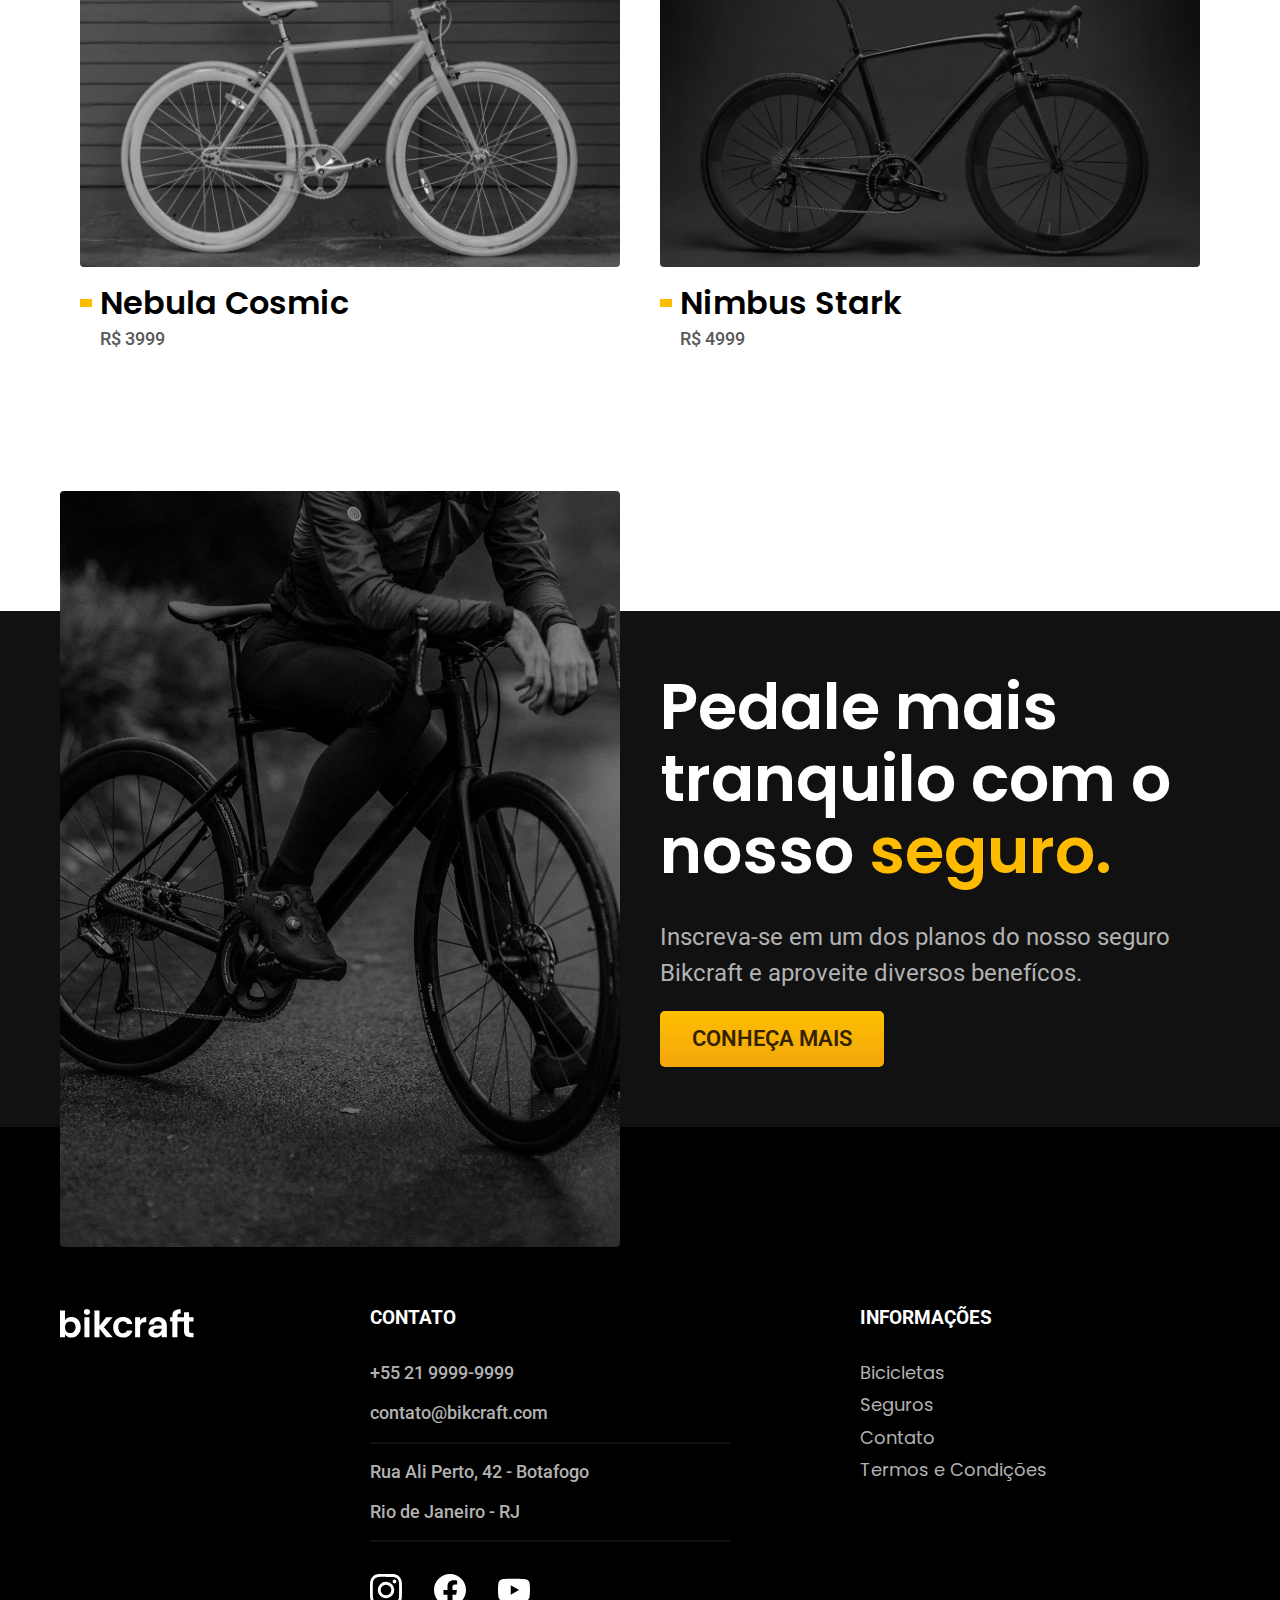
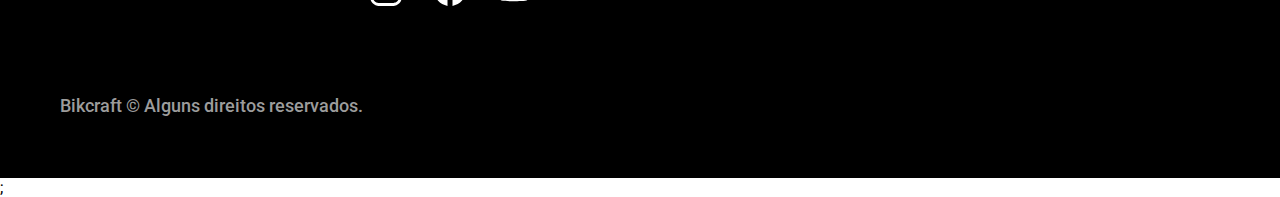
<file: bicicletas/magic.html>
<!DOCTYPE html>
<html lang="en">
<head>
    <meta charset="UTF-8">
    <meta http-equiv="X-UA-Compatible" content="IE=edge">
    <meta name="viewport" content="width=device-width, initial-scale=1.0">
    <title>Magic Might | Bikcraft</title>
    <meta name="description" content="Página da Bicicleta Interna">
    <link rel="shortcut icon" href="../favicon.svg" type="image+xml" type="image/x-icon">
    <link rel="stylesheet" href="../css/style.min.css">
    <link rel="preconnect" href="https://fonts.googleapis.com">
    <link rel="preconnect" href="https://fonts.gstatic.com" crossorigin>
    <link href="https://fonts.googleapis.com/css2?family=Merriweather:ital,wght@1,900&family=Poppins:wght@400;600&family=Roboto:wght@400;500&display=swap" rel="stylesheet">

<script>document.documentElement.classList.add('js');</script>
</head>

<body id="nimbus">
    <header class="header-bg">
        <div class="header container">
            <a href="../">
                <img src="../img/bikcraft.svg" alt="logo bikcraft">
            </a>

            <nav aria-label="primaria">
                <ul class="header-menu font-1-m cor-0">
                    <li><a href="../bicicletas.html">Bicicletas</a></li>
                    <li><a href="../seguros.html">Seguros</a></li>
                    <li><a href="../contato.html">Contato</a></li>
                </ul>
            </nav>
        </div>
    </header>


    <main class="titulo-bg">
        <div>
            <div class="titulo container">
                <p class="font-2-xl cor-5">R$ 2499</p>
                <h1 class="font-1-xxl cor-0">Magic Might <span class="cor-p1">.</span></h1>
            </div>
        </div>
        <div class="bicicleta container">
            <div class="bicicleta-imagens">
                <img src="../img/bicicleta/nimbus2.jpg" alt="Bicicleta Nimbus Stark 1" data-anime="200" class="fadeInDown">
                <img src="../img/bicicleta/nimbus1.jpg" alt="Bicicleta Nimbus Stark 2" data-anime="400" class="fadeInDown">
                <img src="../img/bicicleta/nimbus3.jpg" alt="Bicicleta Nimbus Stark 3" data-anime="600" class="fadeInDown">
            </div>
            <div class="bicicleta-conteudo">
                <p class="font-2-l cor-5 p-conteudo">A Magic Might é a melhor Bikcraft já criada pela nossa equipe. Ela vem equipada com os melhores acessórios, o que garante maior velocidade.</p>
                <div class="bicicleta-comprar">
                    <a class="botao fadeInLeft" data-anime="200" href="../orcamento.html?tipo=bikcraft&produto=magic">Comprar Agora</a>
                    <span class="font-1-xs cor-6 fadeInLeft" data-anime="200"><img class="icone-entrega" src="../img/icones/entrega.svg" alt="ícone de entrega">entrega em 5 dias</span>
                    <span class="font-1-xs cor-6 fadeInLeft" data-anime="200"><img class="icone-estoque" src="../img/icones/estoque.svg" alt="ícone de estoque">18 em estoque</span>
                </div>
                <h2 class="font-1-xs cor-0 h2">Informações</h2>
                <ul class="bicicleta-informacoes fadeInLeft" data-anime="200">
                    <li>
                        <img src="../img/icones/eletrica.svg" alt="ícone bicicleta elétrica">
                        <h3 class="font-1-m cor-0">Motor Elétrico</h3>
                        <p class="font-2-xs cor-5">Permite você viajar distâncias inimaginaveis com a sua bike.</p>
                    </li>

                    <li>
                        <img src="../img/icones/velocidade.svg" alt="ícone bicicleta elétrica">
                        <h3 class="font-1-m cor-0">40 km/h</h3>
                        <p class="font-2-xs cor-5">A mais rápida bicicleta elétrica disponível hoje no mercado.</p>
                    </li>

                    <li>
                        <img src="../img/icones/rastreador.svg" alt="ícone bicicleta elétrica">
                        <h3 class="font-1-m cor-0">Rastreador</h3>
                        <p class="font-2-xs cor-5">Rastreador e sistema anti-furto para garantir o seu sossego.</p>
                    </li>

                    <li>
                        <img src="../img/icones/carbono.svg" alt="ícone bicicleta elétrica">
                        <h3 class="font-1-m cor-0">Fibra de Carbono</h3>
                        <p class="font-2-xs cor-5">Maior proteção possível para a sua Bikcraft com fibra de carbono.</p>
                    </li>
                </ul>
                <h2 class="font-1-xs cor-0">Ficha Técnica</h2>
                <ul class="bicicleta-ficha font-2-s cor-4 fadeInLeft" data-anime="200"> 
                    <li>Peso<span>9kg</span></li>
                    <li>Altura<span>60 cm</span></li>
                    <li>Largura<span>120 cm</span></li>
                    <li>Profundidade<span>10 cm</span></li>
                    <li>Marchas<span>16</span></li>
                    <li>Roda<span>29</span></li>
                </ul>
            </div>
        </div>
    </main>

    <article class="bicicletas-lista container">
        <h2 class="font-1-xxl container">escolha a sua<span class="cor-p1">.</span></h2>

        <ul>
            <li>
                <a href="./nebula.html">
                    <img src="../img/bicicletas/nebula.jpg" alt="Bicicleta Preta">
                    <h3 class="font-1-xl">Nebula Cosmic</h3>
                    <span class="font-2-m cor-8">R$ 3999</span>
                </a>
            </li>

                        <li>
                <a href="./nimbus.html">
                    <img src="../img/bicicletas/nimbus.jpg" alt="Bicicleta Preta">
                    <h3 class="font-1-xl">Nimbus Stark</h3>
                    <span class="font-2-m cor-8">R$ 4999</span>
                </a>
            </li>
        </ul>
    </article>


    <article class="seguro-bg">
        <div class="seguro container">
            <div class="seguro-imagem">
                <img src="../img/fotos/seguros.jpg" alt=" pessoa em cima de uma bicicleta.">
            </div>
            <div class="seguro-conteudo">
                <h2 class="font-1-xxl cor-0">Pedale mais tranquilo com o nosso <span class="cor-p1">seguro.</span></h2>
                <p class="font-2-l cor-5">Inscreva-se em um dos planos do nosso seguro Bikcraft e aproveite diversos benefícos.</p>
                <a class="botao" href="../seguros.html">Conheça Mais</a>
            </div>
        </div>

    </article>

    <footer class="footer-bg">
        <div class="footer container">
            <img src="../img/bikcraft.svg" alt="logo bikcraft">
            <div class="footer-contato">
                <h3 class="font-2-1-b cor-0">CONTATO</h3>
                <ul class="font-2-m cor-5">
                    <li><a href="tel:+5521999999999">+55 21 9999-9999</li></a>
                    <li><a href="mailto:contato@bikcraft.com">contato@bikcraft.com</li></a>
                    <li>Rua Ali Perto, 42 - Botafogo</li>
                    <li>Rio de Janeiro - RJ</li>
                </ul>

                <div class="footer-redes">
                    <a href="https://www.instagram.com/" target="_blank">
                        <img src="../img/redes/instagram.svg" alt="Instagram">
                    </a>
                    <a href="https://www.facebook.com" target="_blank">
                        <img src="../img/redes/facebook.svg" alt="Facebook">
                    </a>
                    <a href="https://www.youtube.com/" target="_blank">
                        <img src="../img/redes/youtube.svg" alt="Youtube">
                    </a>
                </div>
            </div>

            <div class="footer-informacoes">
                <h3 class="font-2-1-b cor-0">INFORMAÇÕES</h3>
                <nav>
                    <ul class="font-1-m cor-5">
                        <li class="paginas-footer"><a href="../bicicletas.html">Bicicletas</a></li>
                        <li class="paginas-footer"><a href="../seguros.html">Seguros</a></li>
                        <li class="paginas-footer"><a href="../contato.html">Contato</a></li>
                        <li><a href="../termos.html">Termos e Condições</a></li>
                    </ul>
                </nav>
            </div>
            <p class="footer-copy font-2-m cor-6">Bikcraft © Alguns direitos reservados.</p>
        </div>
    </footer>
<script src="../js/plugins/simple-anime.js"></script>;
<script src="../js/script.js"></script>
</body>
</html>
</file>
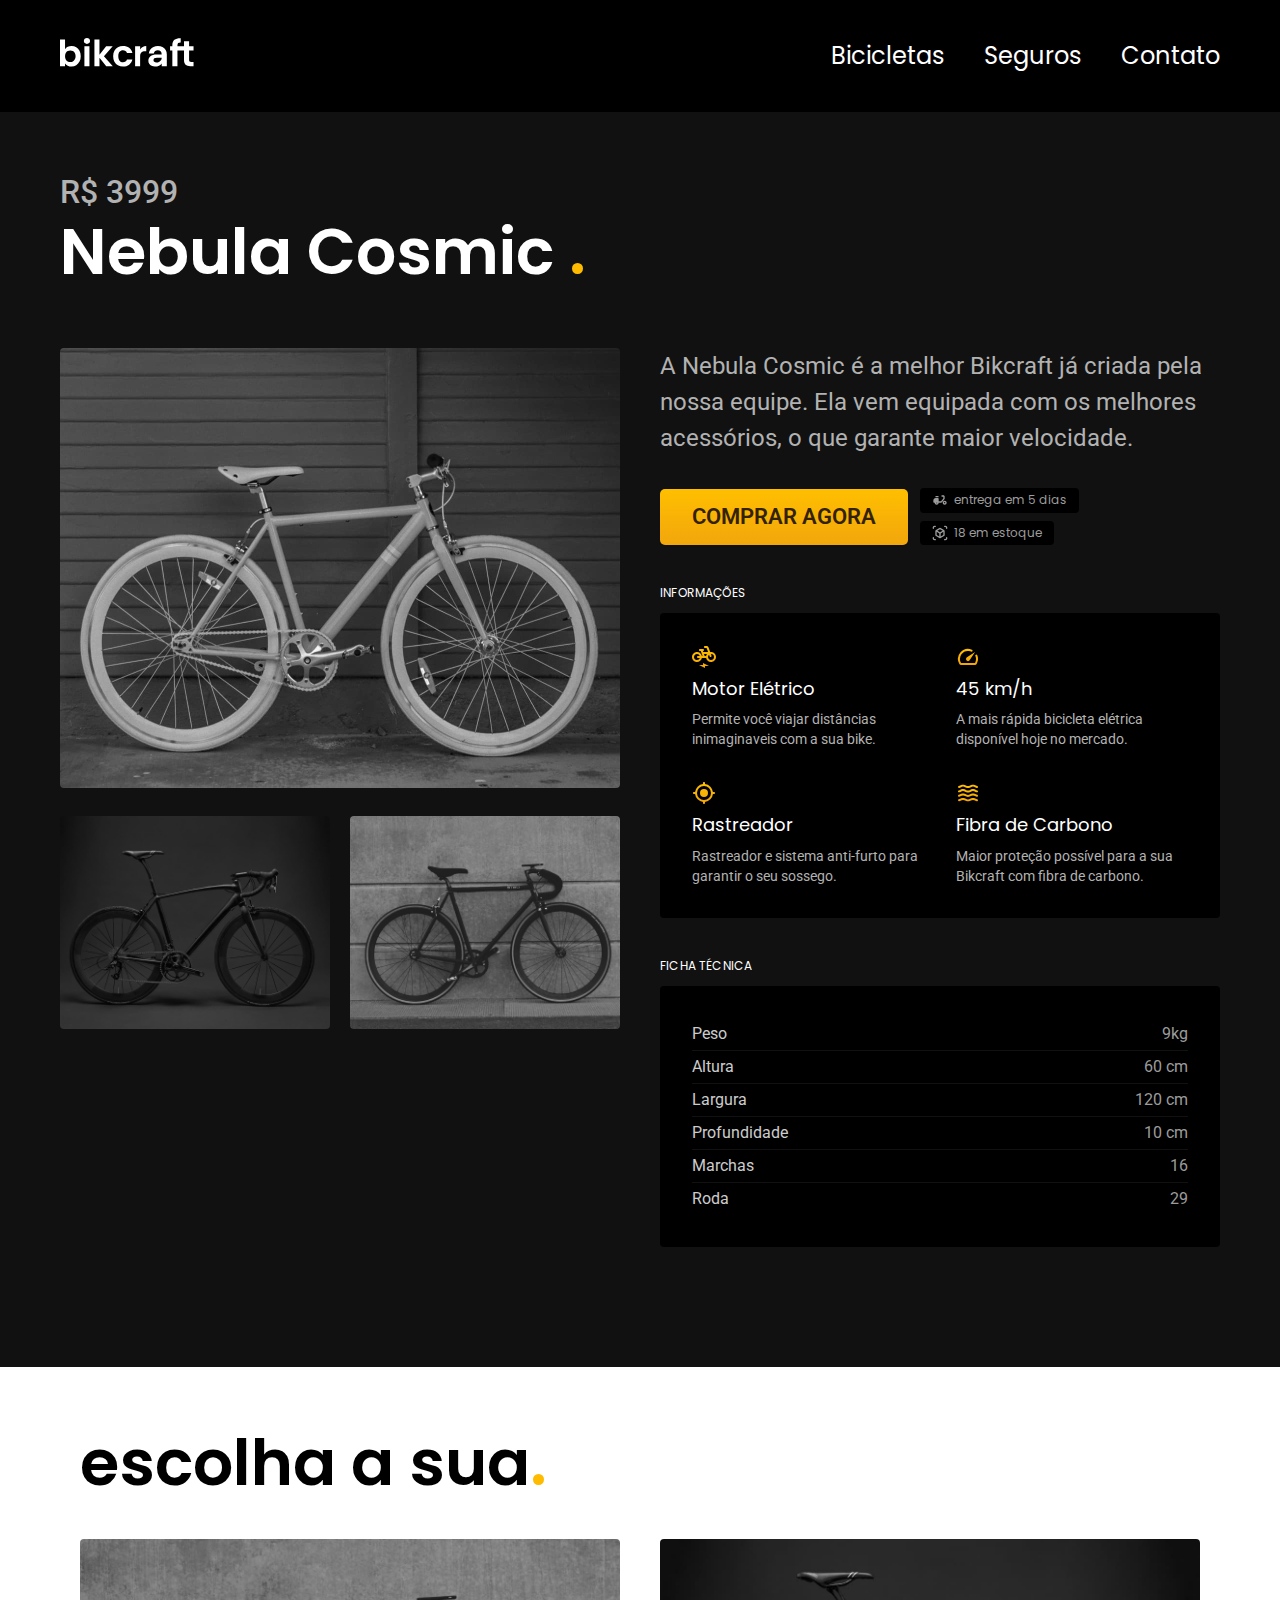
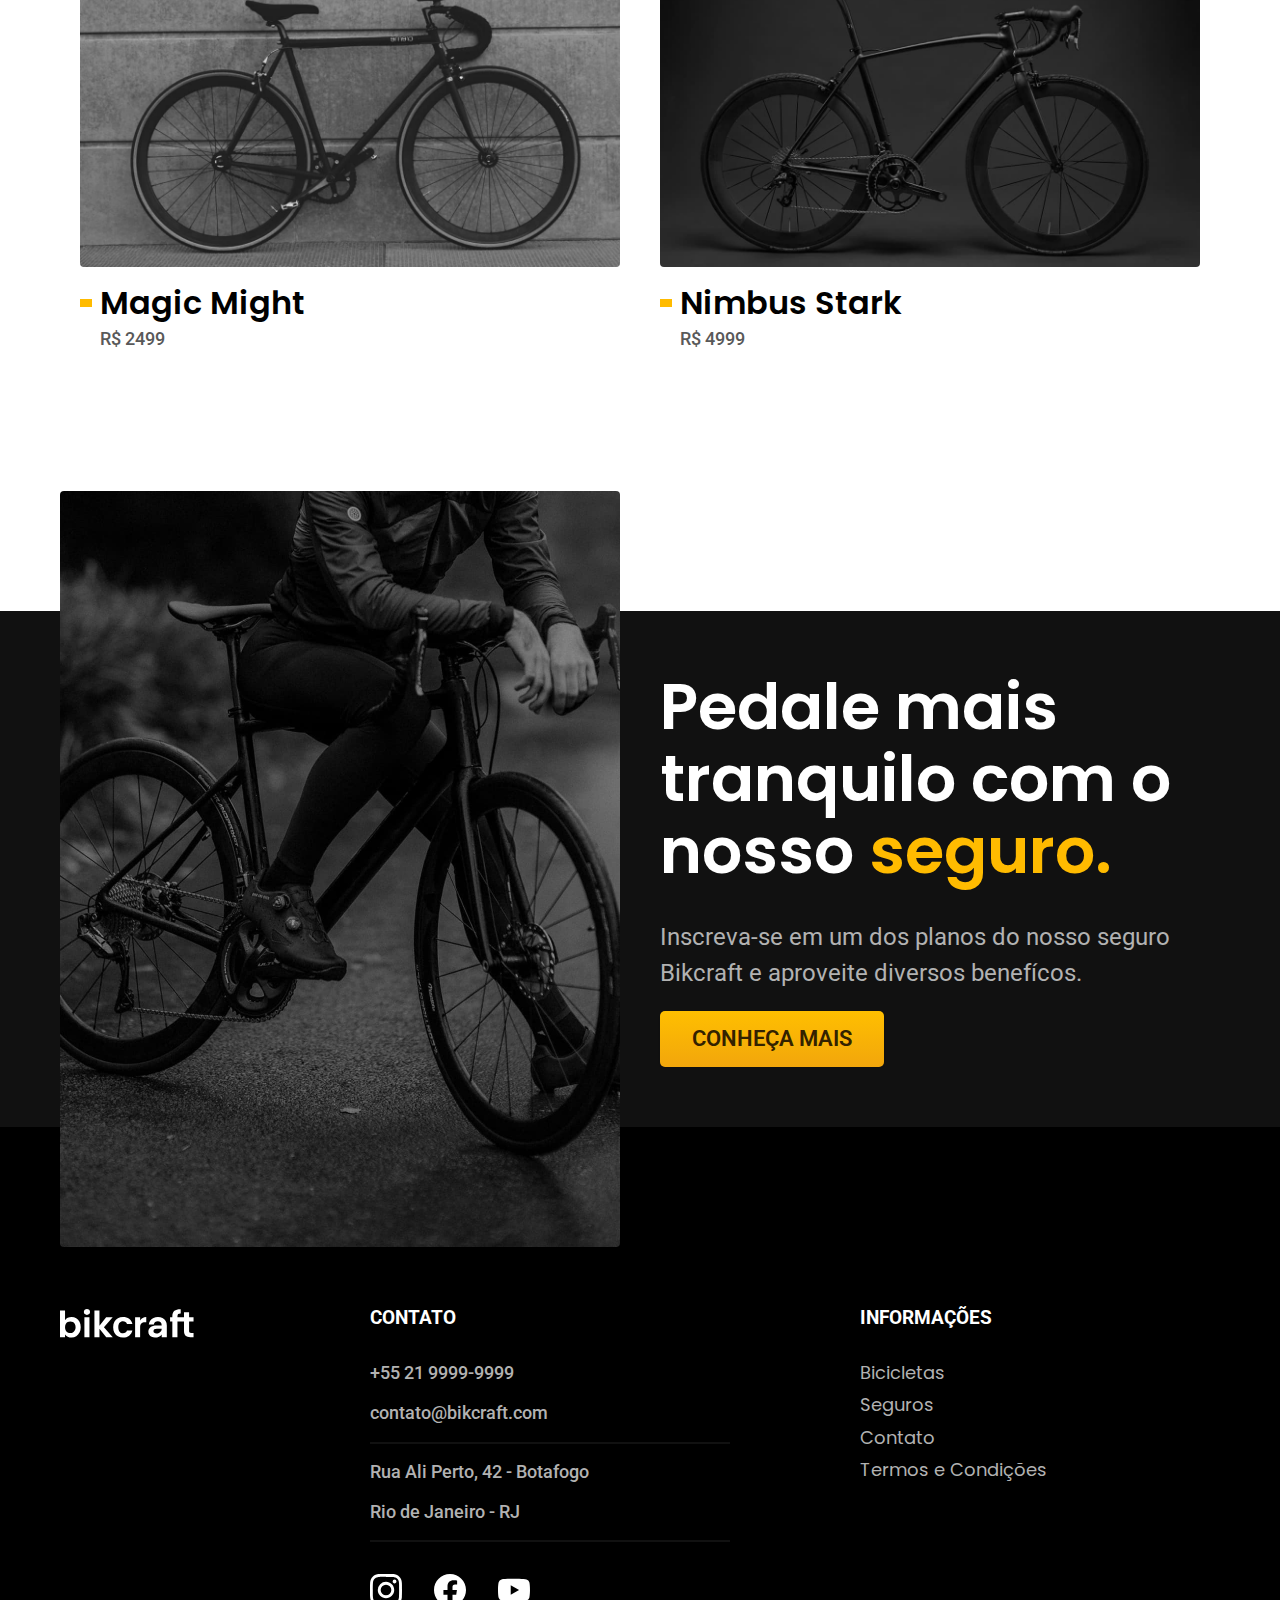
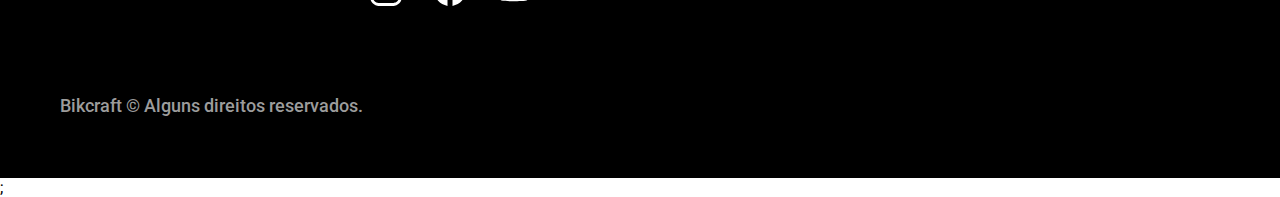
<file: bicicletas/nebula.html>
<!DOCTYPE html>
<html lang="en">
<head>
    <meta charset="UTF-8">
    <meta http-equiv="X-UA-Compatible" content="IE=edge">
    <meta name="viewport" content="width=device-width, initial-scale=1.0">
    <title>Nebula Cosmic | Bikcraft</title>
    <meta name="description" content="Página da Bicicleta Interna">
    <link rel="shortcut icon" href="../favicon.svg" type="image+xml" type="image/x-icon">
    <link rel="stylesheet" href="../css/style.min.css">
    <link rel="preconnect" href="https://fonts.googleapis.com">
    <link rel="preconnect" href="https://fonts.gstatic.com" crossorigin>
    <link href="https://fonts.googleapis.com/css2?family=Merriweather:ital,wght@1,900&family=Poppins:wght@400;600&family=Roboto:wght@400;500&display=swap" rel="stylesheet">

<script>document.documentElement.classList.add('js');</script>
</head>

<body id="nimbus">
    <header class="header-bg">
        <div class="header container">
            <a href="../">
                <img src="../img/bikcraft.svg" alt="logo bikcraft">
            </a>

            <nav aria-label="primaria">
                <ul class="header-menu font-1-m cor-0">
                    <li><a href="../bicicletas.html">Bicicletas</a></li>
                    <li><a href="../seguros.html">Seguros</a></li>
                    <li><a href="../contato.html">Contato</a></li>
                </ul>
            </nav>
        </div>
    </header>


    <main class="titulo-bg">
        <div>
            <div class="titulo container">
                <p class="font-2-xl cor-5">R$ 3999</p>
                <h1 class="font-1-xxl cor-0">Nebula Cosmic <span class="cor-p1">.</span></h1>
            </div>
        </div>
        <div class="bicicleta container">
            <div class="bicicleta-imagens">
                <img src="../img/bicicleta/nimbus3.jpg" alt="Bicicleta Nimbus Stark 1" data-anime="200" class="fadeInDown">
                <img src="../img/bicicleta/nimbus1.jpg" alt="Bicicleta Nimbus Stark 2" data-anime="400" class="fadeInDown">
                <img src="../img/bicicleta/nimbus2.jpg" alt="Bicicleta Nimbus Stark 3" data-anime="600" class="fadeInDown">
            </div>
            <div class="bicicleta-conteudo">
                <p class="font-2-l cor-5 p-conteudo">A Nebula Cosmic é a melhor Bikcraft já criada pela nossa equipe. Ela vem equipada com os melhores acessórios, o que garante maior velocidade.</p>
                <div class="bicicleta-comprar">
                    <a class="botao fadeInLeft" data-anime="200" href="../orcamento.html?tipo=bikcraft&produto=nebula">Comprar Agora</a>
                    <span class="font-1-xs cor-6 fadeInLeft" data-anime="200"><img class="icone-entrega" src="../img/icones/entrega.svg" alt="ícone de entrega">entrega em 5 dias</span>
                    <span class="font-1-xs cor-6 fadeInLeft" data-anime="200"><img class="icone-estoque" src="../img/icones/estoque.svg" alt="ícone de estoque">18 em estoque</span>
                </div>
                <h2 class="font-1-xs cor-0 h2">Informações</h2>
                <ul class="bicicleta-informacoes fadeInLeft" data-anime="200">
                    <li>
                        <img src="../img/icones/eletrica.svg" alt="ícone bicicleta elétrica">
                        <h3 class="font-1-m cor-0">Motor Elétrico</h3>
                        <p class="font-2-xs cor-5">Permite você viajar distâncias inimaginaveis com a sua bike.</p>
                    </li>

                    <li>
                        <img src="../img/icones/velocidade.svg" alt="ícone bicicleta elétrica">
                        <h3 class="font-1-m cor-0">45 km/h</h3>
                        <p class="font-2-xs cor-5">A mais rápida bicicleta elétrica disponível hoje no mercado.</p>
                    </li>

                    <li>
                        <img src="../img/icones/rastreador.svg" alt="ícone bicicleta elétrica">
                        <h3 class="font-1-m cor-0">Rastreador</h3>
                        <p class="font-2-xs cor-5">Rastreador e sistema anti-furto para garantir o seu sossego.</p>
                    </li>

                    <li>
                        <img src="../img/icones/carbono.svg" alt="ícone bicicleta elétrica">
                        <h3 class="font-1-m cor-0">Fibra de Carbono</h3>
                        <p class="font-2-xs cor-5">Maior proteção possível para a sua Bikcraft com fibra de carbono.</p>
                    </li>
                </ul>
                <h2 class="font-1-xs cor-0">Ficha Técnica</h2>
                <ul class="bicicleta-ficha font-2-s cor-4 fadeInLeft" data-anime="200"> 
                    <li>Peso<span>9kg</span></li>
                    <li>Altura<span>60 cm</span></li>
                    <li>Largura<span>120 cm</span></li>
                    <li>Profundidade<span>10 cm</span></li>
                    <li>Marchas<span>16</span></li>
                    <li>Roda<span>29</span></li>
                </ul>
            </div>
        </div>
    </main>

    <article class="bicicletas-lista container">
        <h2 class="font-1-xxl container">escolha a sua<span class="cor-p1">.</span></h2>

        <ul>
            <li>
                <a href="./magic.html">
                    <img src="../img/bicicletas/magic.jpg" alt="Bicicleta Preta">
                    <h3 class="font-1-xl">Magic Might</h3>
                    <span class="font-2-m cor-8">R$ 2499</span>
                </a>
            </li>

                        <li>
                <a href="./nimbus.html">
                    <img src="../img/bicicletas/nimbus.jpg" alt="Bicicleta Preta">
                    <h3 class="font-1-xl">Nimbus Stark</h3>
                    <span class="font-2-m cor-8">R$ 4999</span>
                </a>
            </li>
        </ul>
    </article>


    <article class="seguro-bg">
        <div class="seguro container">
            <div class="seguro-imagem">
                <img src="../img/fotos/seguros.jpg" alt=" pessoa em cima de uma bicicleta.">
            </div>
            <div class="seguro-conteudo">
                <h2 class="font-1-xxl cor-0">Pedale mais tranquilo com o nosso <span class="cor-p1">seguro.</span></h2>
                <p class="font-2-l cor-5">Inscreva-se em um dos planos do nosso seguro Bikcraft e aproveite diversos benefícos.</p>
                <a class="botao" href="../seguros.html">Conheça Mais</a>
            </div>
        </div>

    </article>

    <footer class="footer-bg">
        <div class="footer container">
            <img src="../img/bikcraft.svg" alt="logo bikcraft">
            <div class="footer-contato">
                <h3 class="font-2-1-b cor-0">CONTATO</h3>
                <ul class="font-2-m cor-5">
                    <li><a href="tel:+5521999999999">+55 21 9999-9999</li></a>
                    <li><a href="mailto:contato@bikcraft.com">contato@bikcraft.com</li></a>
                    <li>Rua Ali Perto, 42 - Botafogo</li>
                    <li>Rio de Janeiro - RJ</li>
                </ul>

                <div class="footer-redes">
                    <a href="https://www.instagram.com/" target="_blank">
                        <img src="../img/redes/instagram.svg" alt="Instagram">
                    </a>
                    <a href="https://www.facebook.com" target="_blank">
                        <img src="../img/redes/facebook.svg" alt="Facebook">
                    </a>
                    <a href="https://www.youtube.com/" target="_blank">
                        <img src="../img/redes/youtube.svg" alt="Youtube">
                    </a>
                </div>
            </div>

            <div class="footer-informacoes">
                <h3 class="font-2-1-b cor-0">INFORMAÇÕES</h3>
                <nav>
                    <ul class="font-1-m cor-5">
                        <li class="paginas-footer"><a href="../bicicletas.html">Bicicletas</a></li>
                        <li class="paginas-footer"><a href="../seguros.html">Seguros</a></li>
                        <li class="paginas-footer"><a href="../contato.html">Contato</a></li>
                        <li><a href="../termos.html">Termos e Condições</a></li>
                    </ul>
                </nav>
            </div>
            <p class="footer-copy font-2-m cor-6">Bikcraft © Alguns direitos reservados.</p>
        </div>
    </footer>
<script src="../js/plugins/simple-anime.js"></script>;
<script src="../js/script.js"></script>
</body>
</html>
</file>
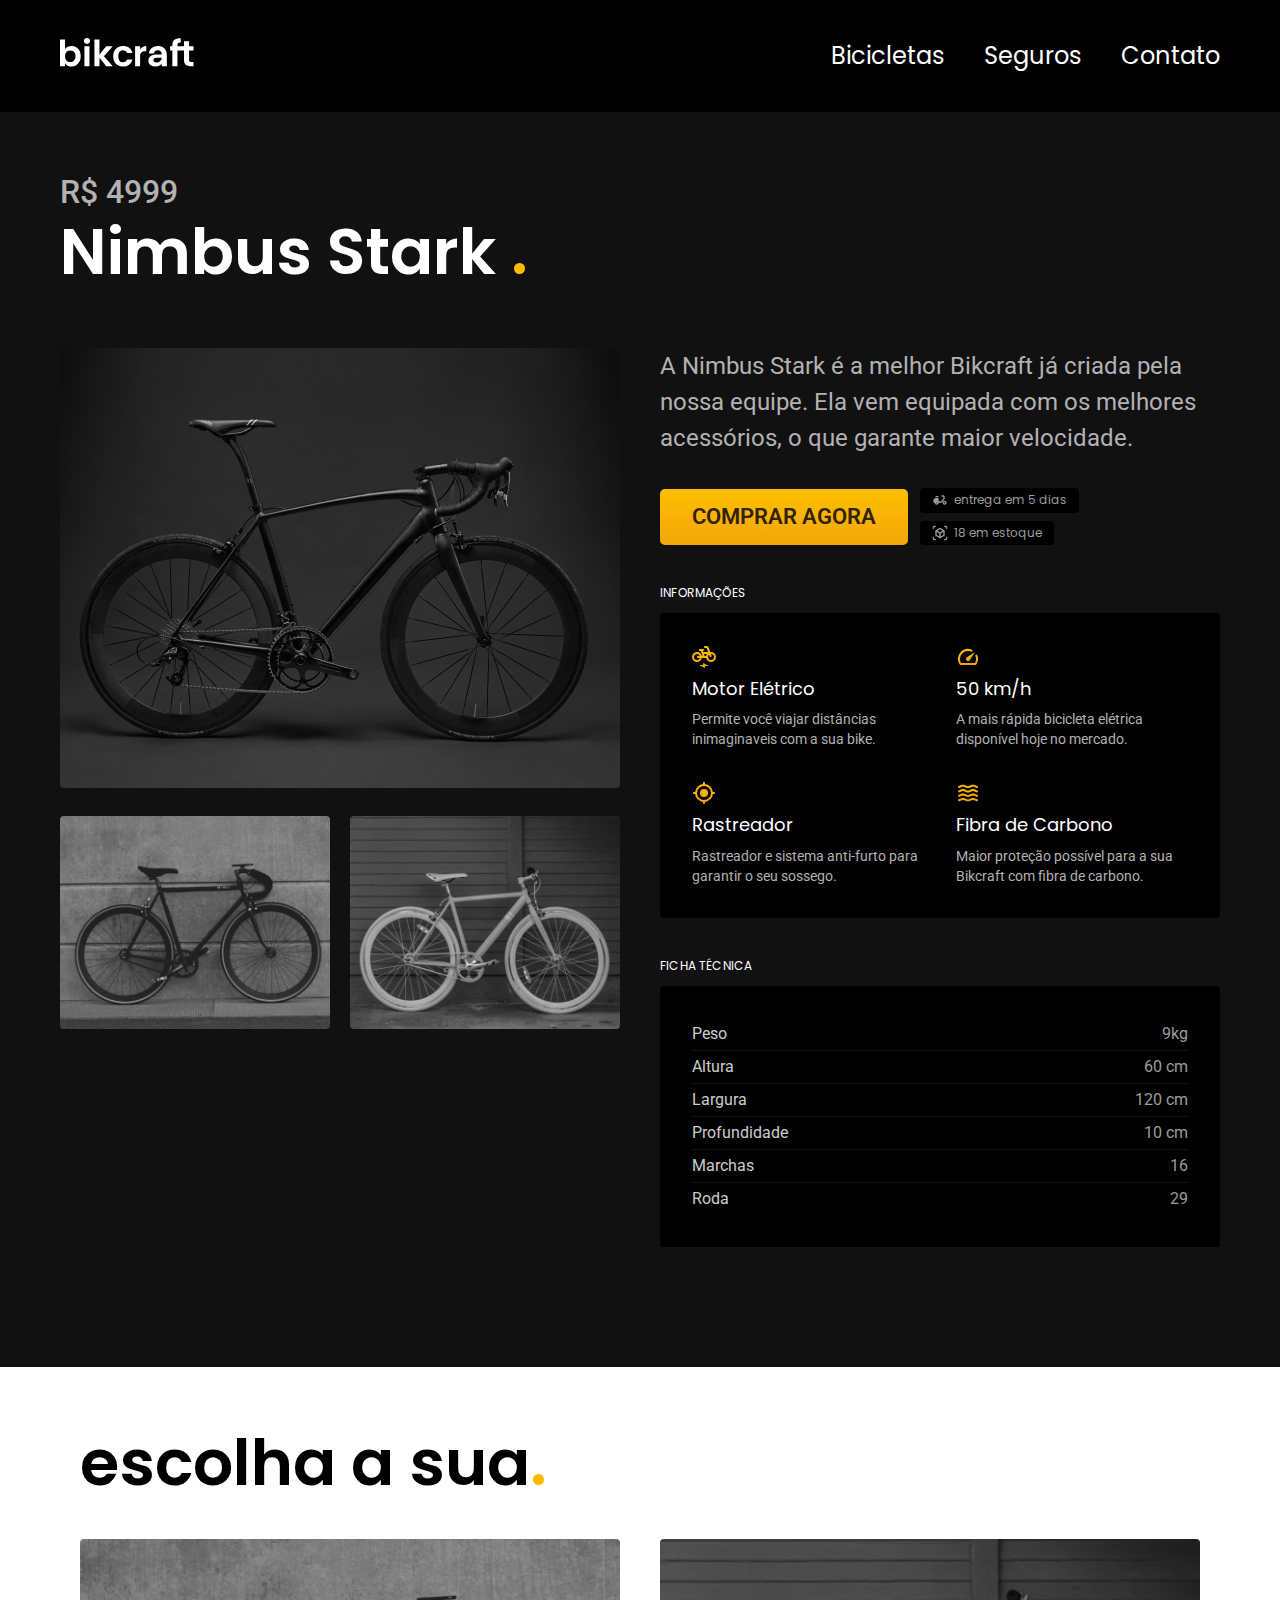
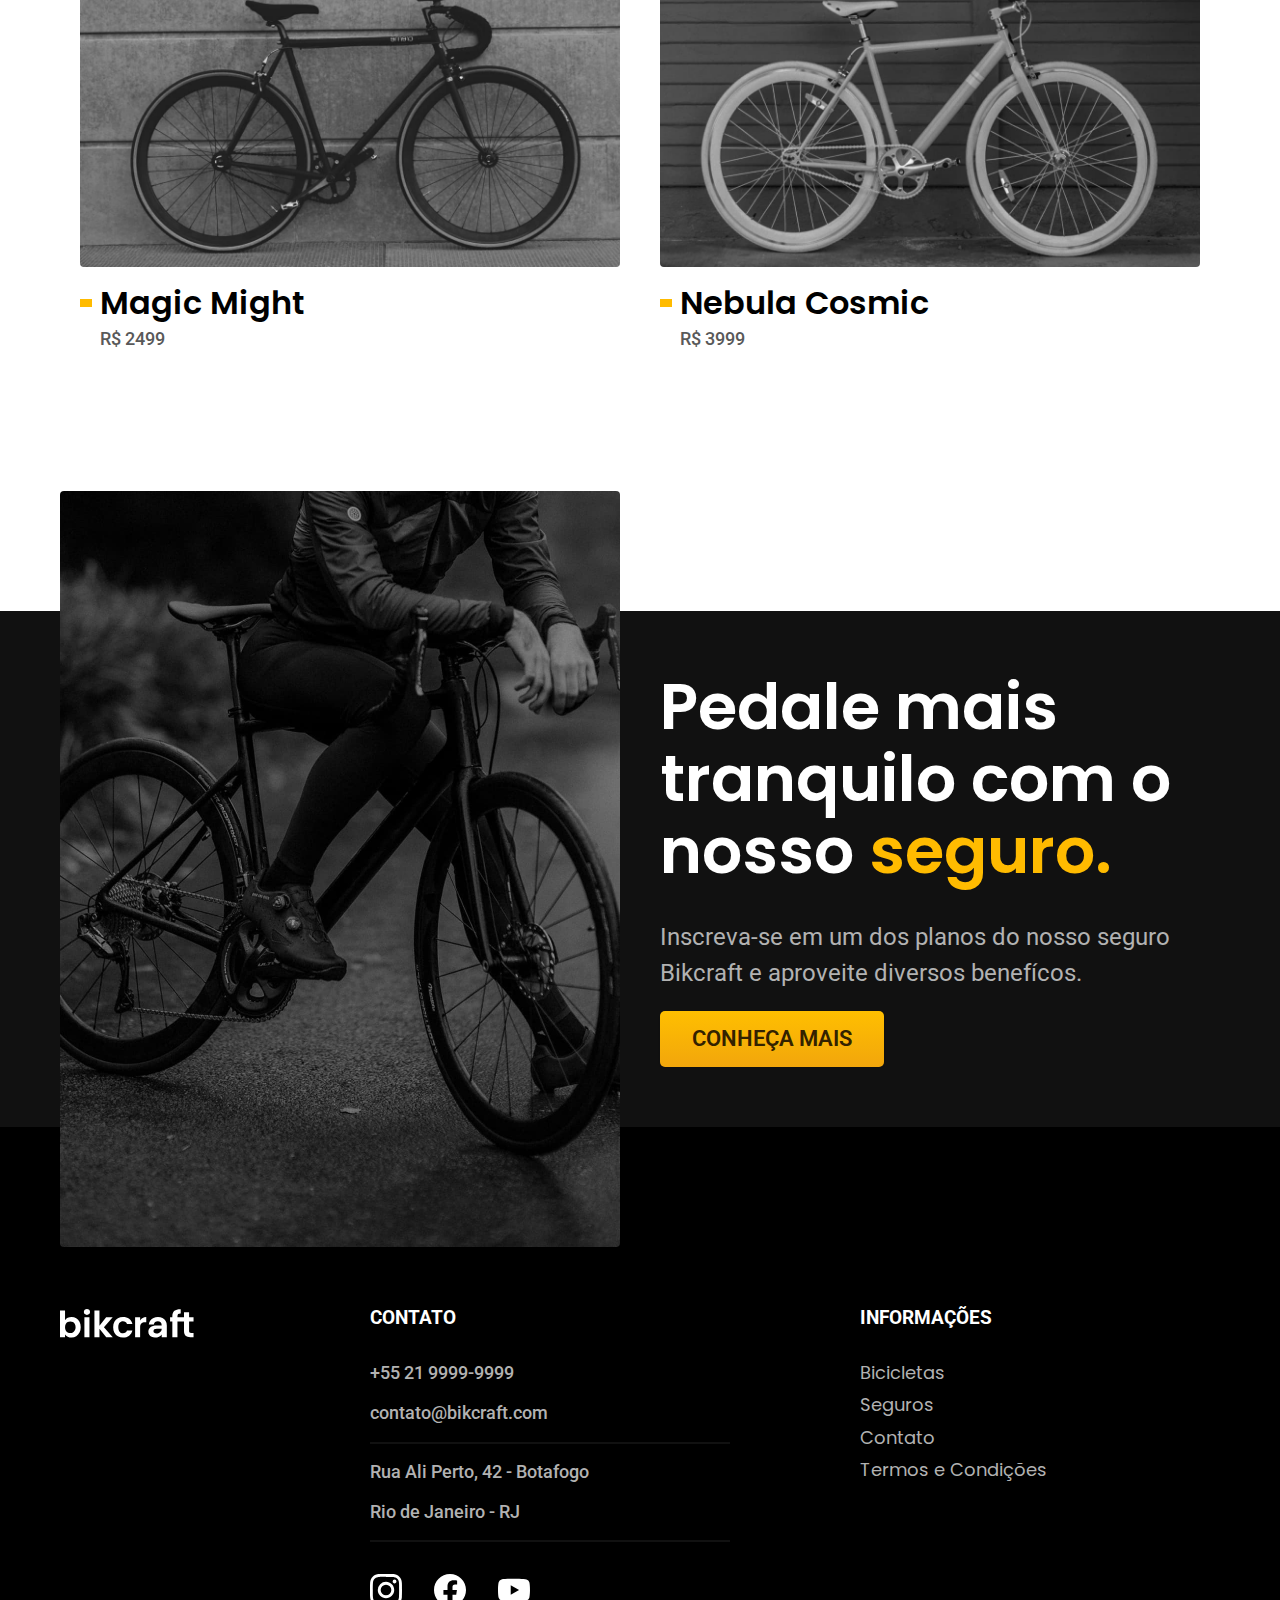
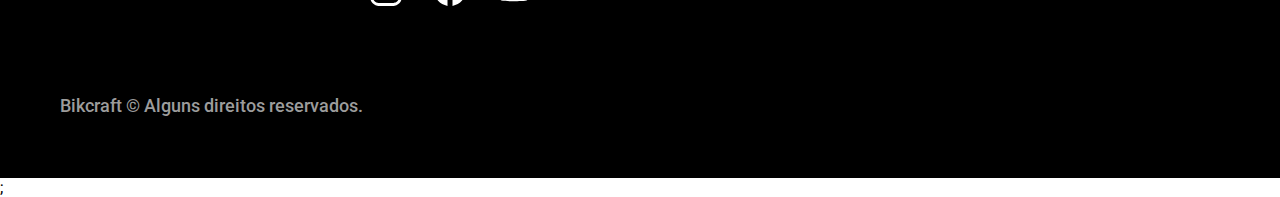
<file: bicicletas/nimbus.html>
<!DOCTYPE html>
<html lang="en">
<head>
    <meta charset="UTF-8">
    <meta http-equiv="X-UA-Compatible" content="IE=edge">
    <meta name="viewport" content="width=device-width, initial-scale=1.0">
    <title>Nimbus | Bikcraft</title>
    <meta name="description" content="Página da Bicicleta Interna">
    <link rel="shortcut icon" href="../favicon.svg" type="image+xml" type="image/x-icon">
    <link rel="stylesheet" href="../css/style.min.css">
    <link rel="preconnect" href="https://fonts.googleapis.com">
    <link rel="preconnect" href="https://fonts.gstatic.com" crossorigin>
    <link href="https://fonts.googleapis.com/css2?family=Merriweather:ital,wght@1,900&family=Poppins:wght@400;600&family=Roboto:wght@400;500&display=swap" rel="stylesheet">
<script>document.documentElement.classList.add('js');</script>
</head>

<body id="nimbus">
    <header class="header-bg">
        <div class="header container">
            <a href="../">
                <img src="../img/bikcraft.svg" alt="logo bikcraft">
            </a>

            <nav aria-label="primaria">
                <ul class="header-menu font-1-m cor-0">
                    <li><a href="../bicicletas.html">Bicicletas</a></li>
                    <li><a href="../seguros.html">Seguros</a></li>
                    <li><a href="../contato.html">Contato</a></li>
                </ul>
            </nav>
        </div>
    </header>


    <main class="titulo-bg">
        <div>
            <div class="titulo container">
                <p class="font-2-xl cor-5">R$ 4999</p>
                <h1 class="font-1-xxl cor-0">Nimbus Stark <span class="cor-p1">.</span></h1>
            </div>
        </div>
        <div class="bicicleta container">
            <div class="bicicleta-imagens">
                <img src="../img/bicicleta/nimbus1.jpg" alt="Bicicleta Nimbus Stark 1" data-anime="200" class="fadeInDown">
                <img src="../img/bicicleta/nimbus2.jpg" alt="Bicicleta Nimbus Stark 2" data-anime="400" class="fadeInDown">
                <img src="../img/bicicleta/nimbus3.jpg" alt="Bicicleta Nimbus Stark 3" data-anime="600" class="fadeInDown">
            </div>
            <div class="bicicleta-conteudo">
                <p class="font-2-l cor-5 p-conteudo">A Nimbus Stark é a melhor Bikcraft já criada pela nossa equipe. Ela vem equipada com os melhores acessórios, o que garante maior velocidade.</p>
                <div class="bicicleta-comprar">
                    <a class="botao fadeInLeft" data-anime="200" href="../orcamento.html?tipo=bikcraft&produto=nimbus">Comprar Agora</a>
                    <span class="font-1-xs cor-6 fadeInLeft" data-anime="200"><img class="icone-entrega" src="../img/icones/entrega.svg" alt="ícone de entrega">entrega em 5 dias</span>
                    <span class="font-1-xs cor-6 fadeInLeft" data-anime="200"><img class="icone-estoque" src="../img/icones/estoque.svg" alt="ícone de estoque">18 em estoque</span>
                </div>
                <h2 class="font-1-xs cor-0 h2">Informações</h2>
                <ul class="bicicleta-informacoes fadeInLeft" data-anime="200">
                    <li>
                        <img src="../img/icones/eletrica.svg" alt="ícone bicicleta elétrica">
                        <h3 class="font-1-m cor-0">Motor Elétrico</h3>
                        <p class="font-2-xs cor-5">Permite você viajar distâncias inimaginaveis com a sua bike.</p>
                    </li>

                    <li>
                        <img src="../img/icones/velocidade.svg" alt="ícone bicicleta elétrica">
                        <h3 class="font-1-m cor-0">50 km/h</h3>
                        <p class="font-2-xs cor-5">A mais rápida bicicleta elétrica disponível hoje no mercado.</p>
                    </li>

                    <li>
                        <img src="../img/icones/rastreador.svg" alt="ícone bicicleta elétrica">
                        <h3 class="font-1-m cor-0">Rastreador</h3>
                        <p class="font-2-xs cor-5">Rastreador e sistema anti-furto para garantir o seu sossego.</p>
                    </li>

                    <li>
                        <img src="../img/icones/carbono.svg" alt="ícone bicicleta elétrica">
                        <h3 class="font-1-m cor-0">Fibra de Carbono</h3>
                        <p class="font-2-xs cor-5">Maior proteção possível para a sua Bikcraft com fibra de carbono.</p>
                    </li>
                </ul>
                <h2 class="font-1-xs cor-0">Ficha Técnica</h2>
                <ul class="bicicleta-ficha font-2-s cor-4 fadeInLeft" data-anime="200"> 
                    <li>Peso<span>9kg</span></li>
                    <li>Altura<span>60 cm</span></li>
                    <li>Largura<span>120 cm</span></li>
                    <li>Profundidade<span>10 cm</span></li>
                    <li>Marchas<span>16</span></li>
                    <li>Roda<span>29</span></li>
                </ul>
            </div>
        </div>
    </main>

    <article class="bicicletas-lista container">
        <h2 class="font-1-xxl container">escolha a sua<span class="cor-p1">.</span></h2>

        <ul>
            <li>
                <a href="./magic.html">
                    <img src="../img/bicicletas/magic.jpg" alt="Bicicleta Preta">
                    <h3 class="font-1-xl">Magic Might</h3>
                    <span class="font-2-m cor-8">R$ 2499</span>
                </a>
            </li>

                        <li>
                <a href="./nebula.html">
                    <img src="../img/bicicletas/nebula.jpg" alt="Bicicleta Preta">
                    <h3 class="font-1-xl">Nebula Cosmic</h3>
                    <span class="font-2-m cor-8">R$ 3999</span>
                </a>
            </li>
        </ul>
    </article>


    <article class="seguro-bg">
        <div class="seguro container">
            <div class="seguro-imagem">
                <img src="../img/fotos/seguros.jpg" alt=" pessoa em cima de uma bicicleta.">
            </div>
            <div class="seguro-conteudo">
                <h2 class="font-1-xxl cor-0">Pedale mais tranquilo com o nosso <span class="cor-p1">seguro.</span></h2>
                <p class="font-2-l cor-5">Inscreva-se em um dos planos do nosso seguro Bikcraft e aproveite diversos benefícos.</p>
                <a class="botao" href="../seguros.html">Conheça Mais</a>
            </div>
        </div>

    </article>

    <footer class="footer-bg">
        <div class="footer container">
            <img src="../img/bikcraft.svg" alt="logo bikcraft">
            <div class="footer-contato">
                <h3 class="font-2-1-b cor-0">CONTATO</h3>
                <ul class="font-2-m cor-5">
                    <li><a href="tel:+5521999999999">+55 21 9999-9999</li></a>
                    <li><a href="mailto:contato@bikcraft.com">contato@bikcraft.com</li></a>
                    <li>Rua Ali Perto, 42 - Botafogo</li>
                    <li>Rio de Janeiro - RJ</li>
                </ul>

                <div class="footer-redes">
                    <a href="https://www.instagram.com/" target="_blank">
                        <img src="../img/redes/instagram.svg" alt="Instagram">
                    </a>
                    <a href="https://www.facebook.com" target="_blank">
                        <img src="../img/redes/facebook.svg" alt="Facebook">
                    </a>
                    <a href="https://www.youtube.com/" target="_blank">
                        <img src="../img/redes/youtube.svg" alt="Youtube">
                    </a>
                </div>
            </div>

            <div class="footer-informacoes">
                <h3 class="font-2-1-b cor-0">INFORMAÇÕES</h3>
                <nav>
                    <ul class="font-1-m cor-5">
                        <li class="paginas-footer"><a href="../bicicletas.html">Bicicletas</a></li>
                        <li class="paginas-footer"><a href="../seguros.html">Seguros</a></li>
                        <li class="paginas-footer"><a href="../contato.html">Contato</a></li>
                        <li><a href="../termos.html">Termos e Condições</a></li>
                    </ul>
                </nav>
            </div>
            <p class="footer-copy font-2-m cor-6">Bikcraft © Alguns direitos reservados.</p>
        </div>
    </footer>
<script src="../js/plugins/simple-anime.js"></script>;
<script src="../js/script.js"></script>
</body>
</html>
</file>
<file: css/style.min.css>
body{margin:0;font-family:Roboto,Poppins,sans-serif}ul{margin:0;padding:0;list-style:none}a{text-decoration:none;color:inherit}img{max-width:100%;height:auto;display:block}img[src$=".jpg"]{border-radius:4px}blockquote,dd,h1,h2,h3,h4,p,ul{margin:0}.header-bg{background-color:#000}.header{display:flex;flex-wrap:wrap;gap:20px;justify-content:space-between;align-items:center;color:#fff;padding-top:20px;padding-bottom:20px}.header-menu{display:flex;flex-wrap:wrap;justify-content:space-between;align-items:center;gap:40px}.header-menu a{display:inline-block;padding:20px 0;font-size:24px;position:relative;font-family:Poppins;font-weight:400}.header-menu a:after{content:"";display:block;height:2px;width:0;background:#fff;margin-top:4px;transition:.3s;position:absolute}.header-menu a.ativo::after,.header-menu a:hover::after{width:100%}@media (max-width:800px){.header-menu{gap:20px}.header-menu a{background:#111;padding:12px 16px;border-radius:4px}.header-menu a:hover{background:#2e2e2e}.header a:after{display:none}}@media (max-width:600px){.header-menu{gap:12px}.header-menu a{padding:8px 12px;font-size:14px}}.footer-bg{background-color:var(--cor-12)}.footer{display:grid;grid-template-columns:3fr 5fr 4fr;gap:40px;padding-top:60px;padding-bottom:60px}.footer h3{margin-bottom:32px}.footer-contato ul{margin-bottom:32px}.footer-contato li{margin-bottom:16px}.footer-contato li:nth-child(2n):after{content:"";display:block;max-width:360px;height:2px;background-color:var(--cor-11);margin-top:16px}.footer-redes{display:flex;gap:32px}.footer a:hover{color:var(--cor-0)}.footer-copy{grid-column:1/-1;margin-top:40px}.paginas-footer{margin-bottom:8px}@media (max-width:800px){.footer>img{display:none}.footer{grid-template-columns:1fr 1fr}}@media (max-width:600px){.footer{grid-template-columns:1fr;gap:60px}.footer-copy{margin-top:0}}.introducao-bg{background-color:#000;color:#fff;box-shadow:inset 0 -120px #fff}.introducao{display:grid;grid-template-columns:1fr 1fr;gap:0 40px}.introducao-conteudo{align-self:end;padding-bottom:200px}.introducao img{width:100%;height:100%;object-fit:cover;border-radius:4px}.introducao h1{margin-bottom:32px}.introducao h1 span{color:#fb0}.introducao p{margin-bottom:20px;color:#b2b2b2}@media (max-width:1200px){.introducao h1{font-size:48px}}@media (max-width:800px){.introducao-bg{background:#000;padding-top:40px;box-shadow:inset 0 -60px #fff}.introducao{grid-template-columns:1fr;gap:32px}.introducao-conteudo{padding-bottom:0}.introducao h1{font-size:32px;margin-bottom:16px}.introducao img{height:300px;width:100%}}.tecnologia-bg{background-color:var(--cor-11);box-shadow:inset 0 80px var(--cor-0),inset 0 -80px var(--cor-0)}.tecnologia{display:grid;grid-template-columns:1fr 1fr;gap:40px}.tecnologia-imagem img{width:100%;height:100%;object-fit:cover;object-position:left}.tecnologia-conteudo{padding-top:160px;padding-bottom:160px}.tecnologia-conteudo>span{display:block;margin-bottom:20px}.tecnologia-conteudo h2{margin-bottom:32px}.tecnologia-conteudo>p{margin-bottom:20px}.tecnologia-conteudo a{margin-bottom:80px}.tecnologia-vantagens{display:flex;gap:40px}.tecnologia-vantagens h3{margin-bottom:8px;width:max-content}.tecnologia-vantagens img{width:24px;height:24px;margin-bottom:8px}@media (max-width:800px){.tecnologia-bg{box-shadow:initial}.tecnologia{grid-template-columns:1fr}.tecnologia-conteudo{padding-top:60px;padding-bottom:60px}.tecnologia-imagem{display:none}.tecnologia a{margin-bottom:60px}}@media (max-width:600px){.tecnologia-vantagens{flex-direction:column}}.parceiros{padding-top:60px;padding-bottom:120px}.parceiros h2{margin-bottom:60px}.parceiros ul{padding:0 20px;max-width:1400px;display:grid;grid-template-columns:repeat(4,1fr);margin:0 auto}.parceiros li{padding:32px;display:flex;border-left:2px solid var(--cor-2)}.parceiros img{margin:auto}.parceiros li:first-child,.parceiros li:nth-child(5){border-left:none}.parceiros li:nth-child(n+5){border-top:2px solid var(--cor-2)}@media (max-width:800px){.parceiros{padding-bottom:60px}.parceiros h2{margin-bottom:20px}.parceiros ul{grid-template-columns:repeat(2,1fr)}.parceiros li{padding:20px}.parceiros li:nth-child(n+3){border-top:2px solid var(--cor-2)}.parceiros li:nth-child(odd){border-left:none}}.depoimento{display:grid;grid-template-columns:1fr 1fr;background-color:var(--cor-p1);overflow:hidden}.depoimento img{width:100%;height:100%;object-fit:cover;border-radius:0}.depoimento-conteudo{padding:40px 40px 80px 80px;align-self:end}.depoimento-conteudo p{max-width:32ch;font-family:Merriweather,serif;font-style:italic;font-weight:900;margin-bottom:32px;position:relative}.depoimento p::before{content:'“';font-size:5rem;color:var(--cor-p2);position:absolute;left:-50px;top:-20px}.depoimento p::after{content:'”';font-size:5rem;color:var(--cor-p2);position:absolute}@media (max-width:800px){.depoimento{grid-template-columns:1fr;text-align:center}.depoimento-conteudo{padding:40px 20px;justify-self:center;margin:auto}.depoimento img{max-height:200px}}@media (max-width:600px){.depoimento p::before{font-size:2.5rem;left:0}.depoimento p::after{font-size:2.5rem}}@media (max-width:400px){.depoimento p::before{font-size:2rem;left:-10px;top:-5px}.depoimento p::after{font-size:2rem}}.seguros-bg{background:var(--cor-11)}.seguros{padding-top:60px;padding-bottom:60px;display:grid;grid-template-columns:1fr 1fr;gap:40px;align-items:center}.seguros h2{grid-column:1/-1}.seguros-item{background-color:var(--cor-12);padding:32px 32px 32px 60px;display:grid;grid-template-columns:1fr auto;border-radius:4px}.seguros-item h3{margin-bottom:40px}.seguros-item span{grid-column:2;display:block;text-align:right}.seguros-item ul{grid-column:1/-1;margin-bottom:32px}.seguros-item li{display:flex;align-items:center;position:relative}.seguros-item li+li{margin-top:20px}.seguros-item li::before{content:"";display:inline-block;width:13px;height:9px;background-image:url("../img/icones/lista.svg");position:absolute;left:-21px}.seguros-item a{grid-column:1/-1}#seguros .seguros{padding-top:0}@media (max-width:800px){.seguros{grid-template-columns:1fr}}.perguntas{padding-bottom:120px;padding-top:120px}.perguntas h2{margin-bottom:60px}.perguntas dl>div{padding:20px;border-radius:4px}.perguntas dl>div:nth-child(odd){background-color:var(--cor-1)}.perguntas button{display:grid;grid-template-columns:auto 1fr auto;align-items:center;gap:8px;cursor:pointer;border:none;background:0 0;width:100%;text-align:left}.perguntas button::before{content:"";display:inline-block;width:12px;height:8px;background-color:var(--cor-p1)}.perguntas button::after{content:"";display:inline-block;width:14px;height:6px;background:url('../img/icones/seta-abrir.svg');transition:.3s}.perguntas button:hover::after,.perguntas button[aria-expanded=true]::after{transform:rotate(180deg)}.js .perguntas dd{display:none}.js .perguntas dd.ativa{display:block}.perguntas dd{padding-left:20px;padding-top:16px;max-width:80ch}@media (max-width:800px){.perguntas{padding-top:60px;padding-bottom:60px}.perguntas h2{margin-bottom:40px}}.vantagens-bg{background-color:var(--cor-12)}.vantagens{padding-top:120px;padding-bottom:120px}.vantagens h2{margin-bottom:60px}.vantagens ul{display:grid;grid-template-columns:repeat(auto-fit,minmax(280px,max-content));gap:40px 80px}.vantagens h3,img{margin-bottom:8px}@media (max-width:800px){.vantagens{padding-top:60px;padding-bottom:60px}.vantagens h2{margin-bottom:40px}.vantagens ul{grid-template-columns:1fr 1fr;gap:20px}}.botao{display:inline-block;padding:16px 32px;background:linear-gradient(#ffbf00,#f2a60c);color:var(--cor-p5);font-size:22px;line-height:24px;font-weight:600;border-radius:5px;box-shadow:0 1px 2px rgba(0,0,0,.1);text-transform:uppercase;max-width:max-content;border:none;cursor:pointer}.botao:hover{background:linear-gradient(#f2a60c,#ffbf00)}.link{display:inline-block;color:var(--cor-p1);font:500 1.5rem/1.5 Poppins,sans-serif;text-transform:uppercase}.link::after{content:"";display:block;width:100%;height:4px;background-color:currentColor}.link:hover{color:var(--cor-0)}.botao.secundario{background:var(--cor-10);color:var(--cor-2)}.botao.secundario:hover{background-color:var(--cor-9)}.botao.seta{display:flex;align-items:center}.botao.seta::after{content:"";display:inline-block;width:18px;height:10px;margin-left:12px;background:url("../img/icones/seta.svg")}.botao.seta:hover::after{transform:translateX(4px);transition:transform .2s}@media (max-width:600px){.botao{font-size:16px;padding:12px 16px}}.font-1-xs{font:400 0.75rem/1.35 Poppins,sans-serif}.font-2-xs{font:400 0.875rem/1.43 Roboto,sans-serif}.font-1-s{font:400 1rem/1.5 Poppins,sans-serif}.font-2-s{font:400 1rem/1.5 Roboto,sans-serif}.font-1-m,.font-1-m-b{font:400 1.125rem/1.35 Poppins,sans-serif}.font-1-m-b{font-weight:600}.font-2-m{font:500 1.125rem/1.35 Roboto,sans-serif}.font-1-l{font:400 1.5rem/1.5 Poppins,sans-serif}.font-2-l,.font-2-l-b{font:400 1.5rem/1.5 Roboto,sans-serif}.font-2-l-b{font-weight:500;letter-spacing:.015em;text-transform:uppercase}.font-1-xl{font:600 2rem/1.25 Poppins,sans-serif}.font-2-xl{font:500 2rem/1.25 Roboto,sans-serif}.font-1-xxl{font:600 4rem/1.125 Poppins,sans-serif}@media (max-width:1200px){.font-1-xxl{font-size:3rem}.font-2-l,.font-2-l-b{font-size:1.125rem}}@media (max-width:800px){.font-1-xxl{font-size:2rem}.font-1-xl,.font-2-xl{font-size:1.5rem}}:root{--cor-0:#ffffff;--cor-1:#f7f7f7;--cor-2:#ededed;--cor-3:#dedede;--cor-4:#cccccc;--cor-5:#b2b2b2;--cor-6:#9c9c9c;--cor-7:#717171;--cor-8:#595959;--cor-9:#404040;--cor-10:#2e2e2e;--cor-11:#111111;--cor-12:#000000;--cor-p1:#ffbb00;--cor-p2:#e4a30b;--cor-p3:#a66f00;--cor-p4:#664400;--cor-p5:#332200}.cor-0{color:var(--cor-0)}.cor-1{color:var(--cor-1)}.cor-2{color:var(--cor-2)}.cor-3{color:var(--cor-3)}.cor-4{color:var(--cor-4)}.cor-5{color:var(--cor-5)}.cor-6{color:var(--cor-6)}.cor-7{color:var(--cor-7)}.cor-8{color:var(--cor-8)}.cor-9{color:var(--cor-9)}.cor-10{color:var(--cor-10)}.cor-11{color:var(--cor-11)}.cor-12{color:var(--cor-12)}.cor-p1{color:var(--cor-p1)}.cor-p2{color:var(--cor-p2)}.cor-p3{color:var(--cor-p3)}.cor-p4{color:var(--cor-p4)}.cor-p5{color:var(--cor-p5)}.container{box-sizing:border-box;max-width:1200px;padding-left:20px;padding-right:20px;box-sizing:border-box;margin-left:auto;margin-right:auto}.titulo-bg{padding-top:60px;padding-bottom:60px;background-color:var(--cor-11)}.titulo p{margin-bottom:4px}@media (max-width:800px){.titulo-bg{padding-top:40px;padding-bottom:40px}.titulo p{font-size:.9rem;font-weight:400}}.form{display:grid;grid-template-columns:1fr 1fr;gap:20px}.form label{display:block;font:600 1rem/1.5 Poppins,sans-serif;margin-bottom:4px}.form .col-2{grid-column:span 2}.form input[type=email],.form input[type=text],.form textarea{font:400 1rem/1.5 Roboto,sans-serif;background:var(--cor-1);border:1px solid var(--cor-2);padding:12px;border-radius:4px;width:100%;box-sizing:border-box}.form input[type=email]:focus,.form input[type=text]:focus,.form textarea:focus{outline:0;border-color:var(--cor-p1);background:var(--cor-0);box-shadow:0 0 0 2px #fea}@media (max-width:600px){.form{grid-template-columns:1fr}.form .col-2{grid-column:1}}.js .fadeInDown{transform:translate3d(0,-20px,0)}.js .fadeInUp{transform:translate3d(0,20px,0)}.js .fadeInRight{transform:translate3d(20px,0,0)}.js .fadeInLeft{transform:translate3d(-20px,0,0)}.js [data-anime]{opacity:0}.js .anime{opacity:1;transform:none;transition:transform .8s,opacity .8s}.bicicletas-lista{padding-top:60px;padding-bottom:120px}.bicicletas-lista h2{margin-bottom:40px}.bicicletas-lista ul{display:flex;gap:40px;padding:0 20px 20px 20px;max-width:1400px;margin-left:auto;margin-right:auto;overflow-x:auto}.bicicletas-lista li{flex:1;min-width:280px}.bicicletas-lista a{display:block}.bicicletas-lista img{margin-bottom:16px}.bicicletas-lista h3{margin-bottom:4px;display:flex;align-items:center}.bicicletas-lista h3::before{content:"";display:inline-block;height:8px;width:12px;background-color:var(--cor-p1);margin-right:8px;transition:width .2s}.bicicletas-lista a:hover h3::before{width:24px}.bicicletas-lista li span{padding-left:20px}@media (max-width:800px){.bicicletas-lista{padding-bottom:60px}.bicicletas-lista ul{gap:20px}}.bicicletas-bg{background:linear-gradient(to right,#fff 20%,#000 20%)}.bicicletas{display:grid;grid-template-columns:1fr 1fr;gap:40px;padding-top:60px;padding-bottom:60px}.bicicletas-imagem{position:relative}.bicicletas-imagem span{background:var(--cor-12);display:inline-block;padding:8px 16px 8px 8px;position:absolute;top:20px;right:0;border-radius:4px 0 0 4px}.bicicletas-conteudo{display:grid;grid-template-columns:1fr auto;align-content:start}.bicicletas-conteudo h2,p{grid-column:1/-1}.bicicletas h2{margin-bottom:20px}.bicicletas h2::before{content:'';display:block;width:12px;height:8px;background:var(--cor-p1);margin-bottom:8px}.bicicletas p{margin-bottom:32px}.bicicletas a{place-self:end}.bicicletas li{display:flex;align-items:center}.bicicletas ul{display:grid}.bicicletas-conteudo img{width:24px;margin-right:8px}.bicicletas li{margin-top:16px}@media (max-width:800px){.bicicletas-bg{background:var(--cor-11)}.bicicletas{grid-template-columns:1fr;gap:20px;padding-top:40px;padding-bottom:40px}.bicicletas li{margin-top:8px}}@media (max-width:600px){.bicicletas-conteudo{grid-template-columns:1fr}.bicicletas ul{grid-template-columns:1fr 1fr;margin-bottom:32px}.bicicletas a{place-self:center}}.bicicleta{display:grid;grid-template-columns:1fr 1fr;align-items:start;gap:40px;padding-top:60px;padding-bottom:60px}.bicicleta-imagens{display:flex;flex-wrap:wrap;gap:20px}.bicicleta-imagens img{flex:1;min-width:200px}.bicicleta-imagens img:first-child{min-width:100%}.p-conteudo{margin-bottom:32px}.bicicleta-comprar{display:grid;grid-template-columns:max-content auto;align-items:center;justify-items:start;gap:8px 12px;margin-bottom:40px}.bicicleta-comprar a{grid-row:span 2}.bicicleta-comprar span{display:flex;align-items:center;gap:6px;background-color:var(--cor-12);border-radius:4px;padding:4px 12px}.icone-entrega{display:flex;align-items:center;margin-bottom:0}.icone-estoque{display:flex;align-items:center;margin-bottom:0}.bicicleta-conteudo h2{text-transform:uppercase;letter-spacing:.015em;margin-bottom:12px}.bicicleta-ficha,.bicicleta-informacoes{padding:32px;background-color:var(--cor-12);border-radius:4px}.bicicleta-informacoes{margin-bottom:40px;display:grid;grid-template-columns:1fr 1fr;gap:32px}.bicicleta-informacoes img{width:24px;margin-bottom:8px}.bicicleta-informacoes h3{margin-bottom:8px}.bicicleta-ficha li{padding:4px 0;display:flex;justify-content:space-between;border-bottom:1px solid var(--cor-11)}.bicicleta-ficha li:last-child{border-bottom:none}.bicicleta-ficha span{color:var(--cor-6)}@media (max-width:800px){.bicicleta{grid-template-columns:1fr;padding-top:40px;padding-bottom:40px}.bicicleta-imagens{grid-row:2}}@media (max-width:400px){.bicicleta-informacoes{grid-template-columns:1fr}.bicicleta-comprar{grid-template-columns:1fr}}.seguro-bg{background-color:var(--cor-11);box-shadow:inset 0 120px var(--cor-0),inset 0 -120px var(--cor-12)}.seguro{display:grid;grid-template-columns:1fr 1fr;gap:40px}.seguro-imagem img{width:100%;height:100%;object-fit:cover}.seguro-conteudo{padding-top:180px;padding-bottom:180px}.seguro h2{margin-bottom:32px}.seguro p{margin-bottom:20px}@media (max-width:800px){.seguro-bg{background-color:var(--cor-11);box-shadow:inset 0 -60px var(--cor-12)}.seguro{grid-template-columns:1fr}.seguro-conteudo{grid-row:1;padding-top:40px;padding-bottom:0}.seguro-imagem{height:200px}}.termos{padding-top:80px;padding-bottom:80px}.termos h2{font-weight:600;margin-bottom:20px}.termos p+h2{margin-top:40px}.termos p{max-width:75ch;margin-bottom:24px}#contato{background:linear-gradient(var(--cor-11) 500px,var(--cor-1) 0)}.contato{display:grid;grid-template-columns:5fr 7fr}.contato-dados,.contato-formulario{padding:60px;box-shadow:0 1px 2px rgba(0,0,0,.1)}.contato-dados{background:var(--cor-12);border-radius:5px 0 0 5px}.contato-formulario{background:var(--cor-0);border-radius:0 5px 5px 0}.contato-dados h2{margin-bottom:60px}.contato-endereco{margin-bottom:32px;padding-left:28px;background:url("../img/icones/local.svg") no-repeat 0 2px}.contato-endereco p{margin-bottom:8px}.contato-meios a{display:block;width:max-content;margin-bottom:8px;padding-left:28px}.contato-meios a:hover{color:var(--cor-0)}.contato-meios a:first-child{background:url("../img/icones/email.svg") no-repeat 0 2px}.contato-meios a:nth-child(2){margin-bottom:32px}.contato-meios a:nth-child(3){margin-bottom:60px;background:url("../img/icones/telefone.svg") no-repeat 0 2px}.contato-redes{display:flex;gap:32px;padding-left:28px}@media (max-width:800px){.contato{grid-template-columns:1fr}.contato-dados,.contato-formulario{padding:20px}.contato-dados{border-radius:5px 5px 0 0}.contato-formulario{border-radius:0 0 5px 5px}.contato-dados h2,.contato-meios a:nth-child(3){margin-bottom:32px}.contato-redes{margin-bottom:12px}}.lojas{display:grid;grid-template-columns:1fr 1fr;gap:0 40px;padding-top:120px;padding-bottom:120px}.lojas h2{grid-column:1/-1;margin-bottom:60px}.lojas img{border-radius:4px 4px 0 0}.lojas-item{border-radius:4px;background:var(--cor-0);box-shadow:0 1px 2px rgba(0,0,0,.1)}.lojas-conteudo{display:grid;grid-template-columns:1fr 1fr;gap:32px 16px;padding:32px}.lojas-conteudo h3,.lojas-tempo{grid-column:1/-1}.lojas-dados{display:grid;gap:8px;border-left:2px solid var(--cor-2);padding-left:12px}.lojas-tempo{display:flex;align-items:center;gap:8px}.lojas-tempo img{margin-bottom:0}@media (max-width:800px){.lojas{gap:20px;padding-top:60px;padding-bottom:60px}.lojas h2{margin-bottom:32px}.lojas-conteudo{grid-template-columns:1fr}}@media (max-width:600px){.lojas{grid-template-columns:1fr}}#orcamento{background:linear-gradient(var(--cor-11) 500px,var(--cor-1) 0)}.orcamento{display:grid;grid-template-columns:5fr 7fr;padding-bottom:120px}.orcamento h2{text-transform:uppercase;position:relative;display:flex;align-items:center}.orcamento h2::before{content:"";display:inline-block;width:4px;height:8px;background-color:var(--cor-p1);position:absolute;left:-12px}.orcamento-dados,.orcamento-produto{padding:60px;box-shadow:0 1px 2px rgba(0,0,0,.1)}.orcamento-produto{border-radius:5px 0 0 5px;background:var(--cor-12);display:grid;grid-template-columns:1fr 1fr;align-content:start;gap:20px}.orcamento-produto label{font:400 1rem/1.5 Poppins,sans-serif;color:var(--cor-4);background-color:var(--cor-10);cursor:pointer;display:grid;grid-template-columns:auto 1fr auto;align-items:center;padding:12px 16px;border-radius:4px;border:1px solid var(--cor-10)}.orcamento-produto label::before{content:"";display:inline-block;box-sizing:border-box;width:12px;height:12px;border:1px solid var(--cor-6);border-radius:50%;margin-right:8px}.orcamento-produto label:hover{background-color:var(--cor-9);box-shadow:0 0 0 2px var(--cor-p1);border-color:var(--cor-12)}.orcamento-produto input:focus+label{box-shadow:0 0 0 2px var(--cor-p1);border-color:var(--cor-12)}.orcamento-produto label span{display:none}.orcamento-produto input:checked+label span{display:inline-block}.orcamento-produto input{opacity:0;position:absolute;pointer-events:none}.orcamento-produto input:checked+label{background-color:var(--cor-0);color:var(--cor-11)}.orcamento-produto input:checked+label::before{border-color:var(--cor-7);box-shadow:inset 0 0 0 3px var(--cor-0),inset 0 0 0 5px var(--cor-7)}.orcamento-produto>*{grid-column:1/-1}.orcamento-produto>label{grid-column:initial}.orcamento-dados{border-radius:0 5px 5px 0;background:var(--cor-0)}.orcamento-conteudo{display:none}.orcamento-conteudo h2,.orcamento-dados h2:nth-of-type(n+2){margin-top:20px}#bikcraft:checked~#orcamento-bikcraft,#seguro:checked~#orcamento-seguro{display:grid;gap:20px}.orcamento-detalhes{display:none;background:var(--cor-0);padding:20px;grid-template-columns:1fr 1fr;border-radius:4px;align-items:center}.orcamento-detalhes li{display:flex;align-items:center;margin-bottom:8px}.orcamento-detalhes li img{width:16px;margin-right:8px;margin-bottom:0}.orcamento-produto input:checked+label+.orcamento-detalhes{display:grid}.termos-e-condicoes{display:flex;justify-content:start;align-items:center}.termos-label{margin-top:5px}.termos-e-condicoes input{margin-right:8px;margin-left:0;border-radius:5px;width:26px;height:26px}.link-termos{text-decoration:underline}@media (max-width:1200px){.orcamento-dados,.orcamento-produto{padding:32px}}@media (max-width:800px){.orcamento{grid-template-columns:1fr}.orcamento-produto{border-radius:5px 5px 0 0}.orcamento-dados{border-radius:0 0 5px 5px}}@media (max-width:400px){.orcamento-produto{grid-template-columns:1fr}}
</file>
